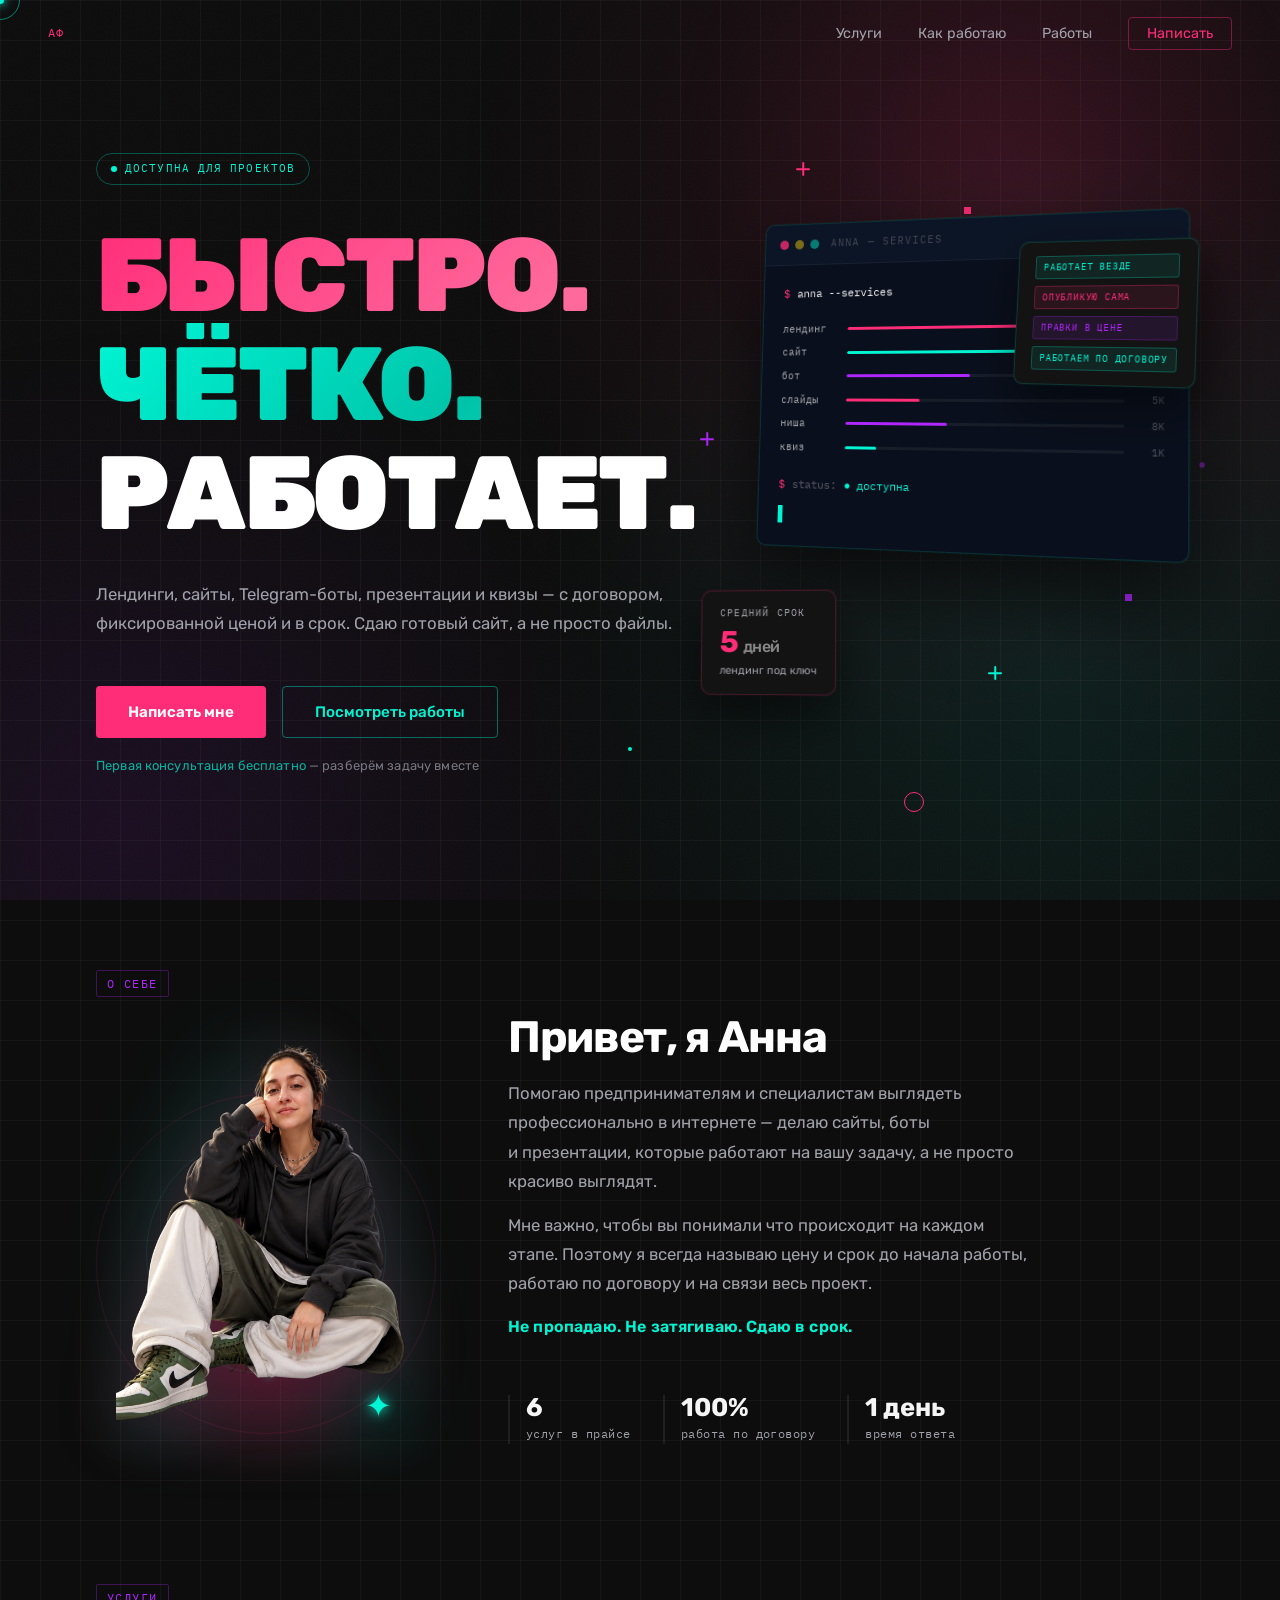
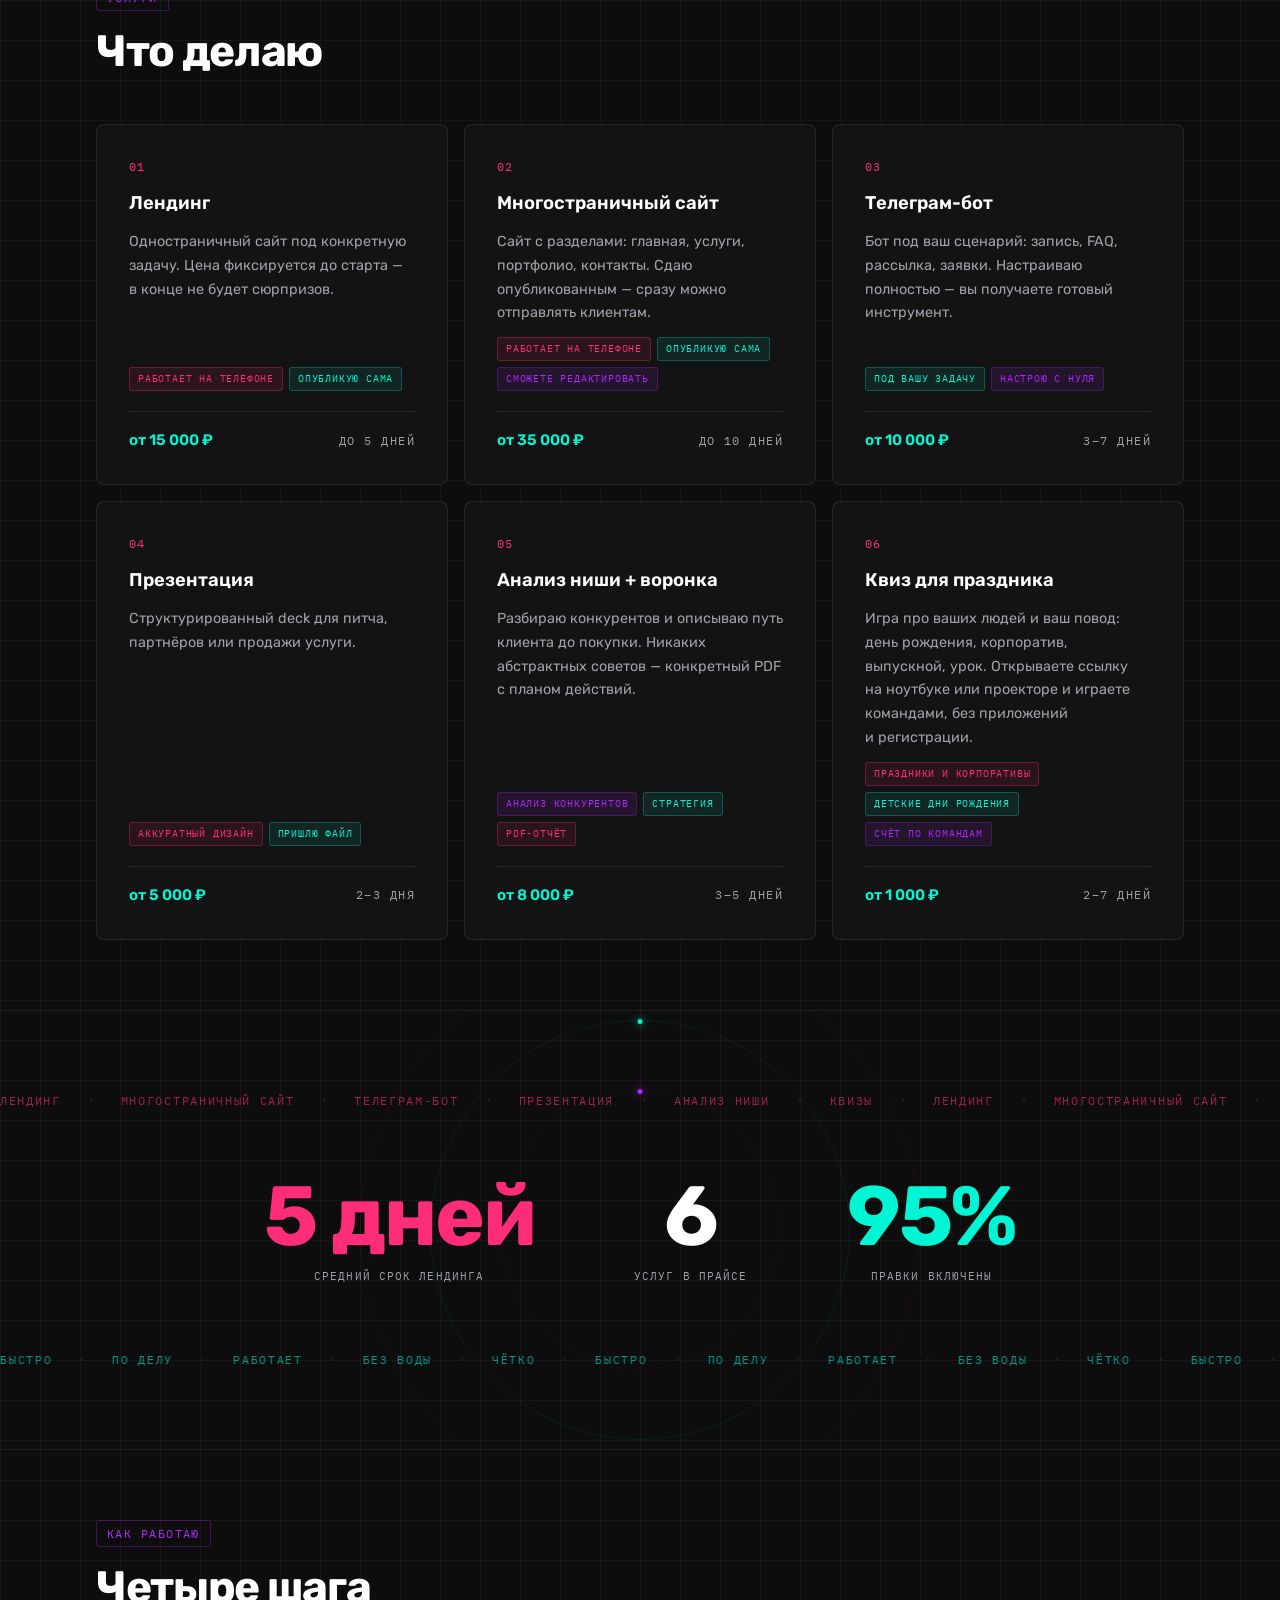
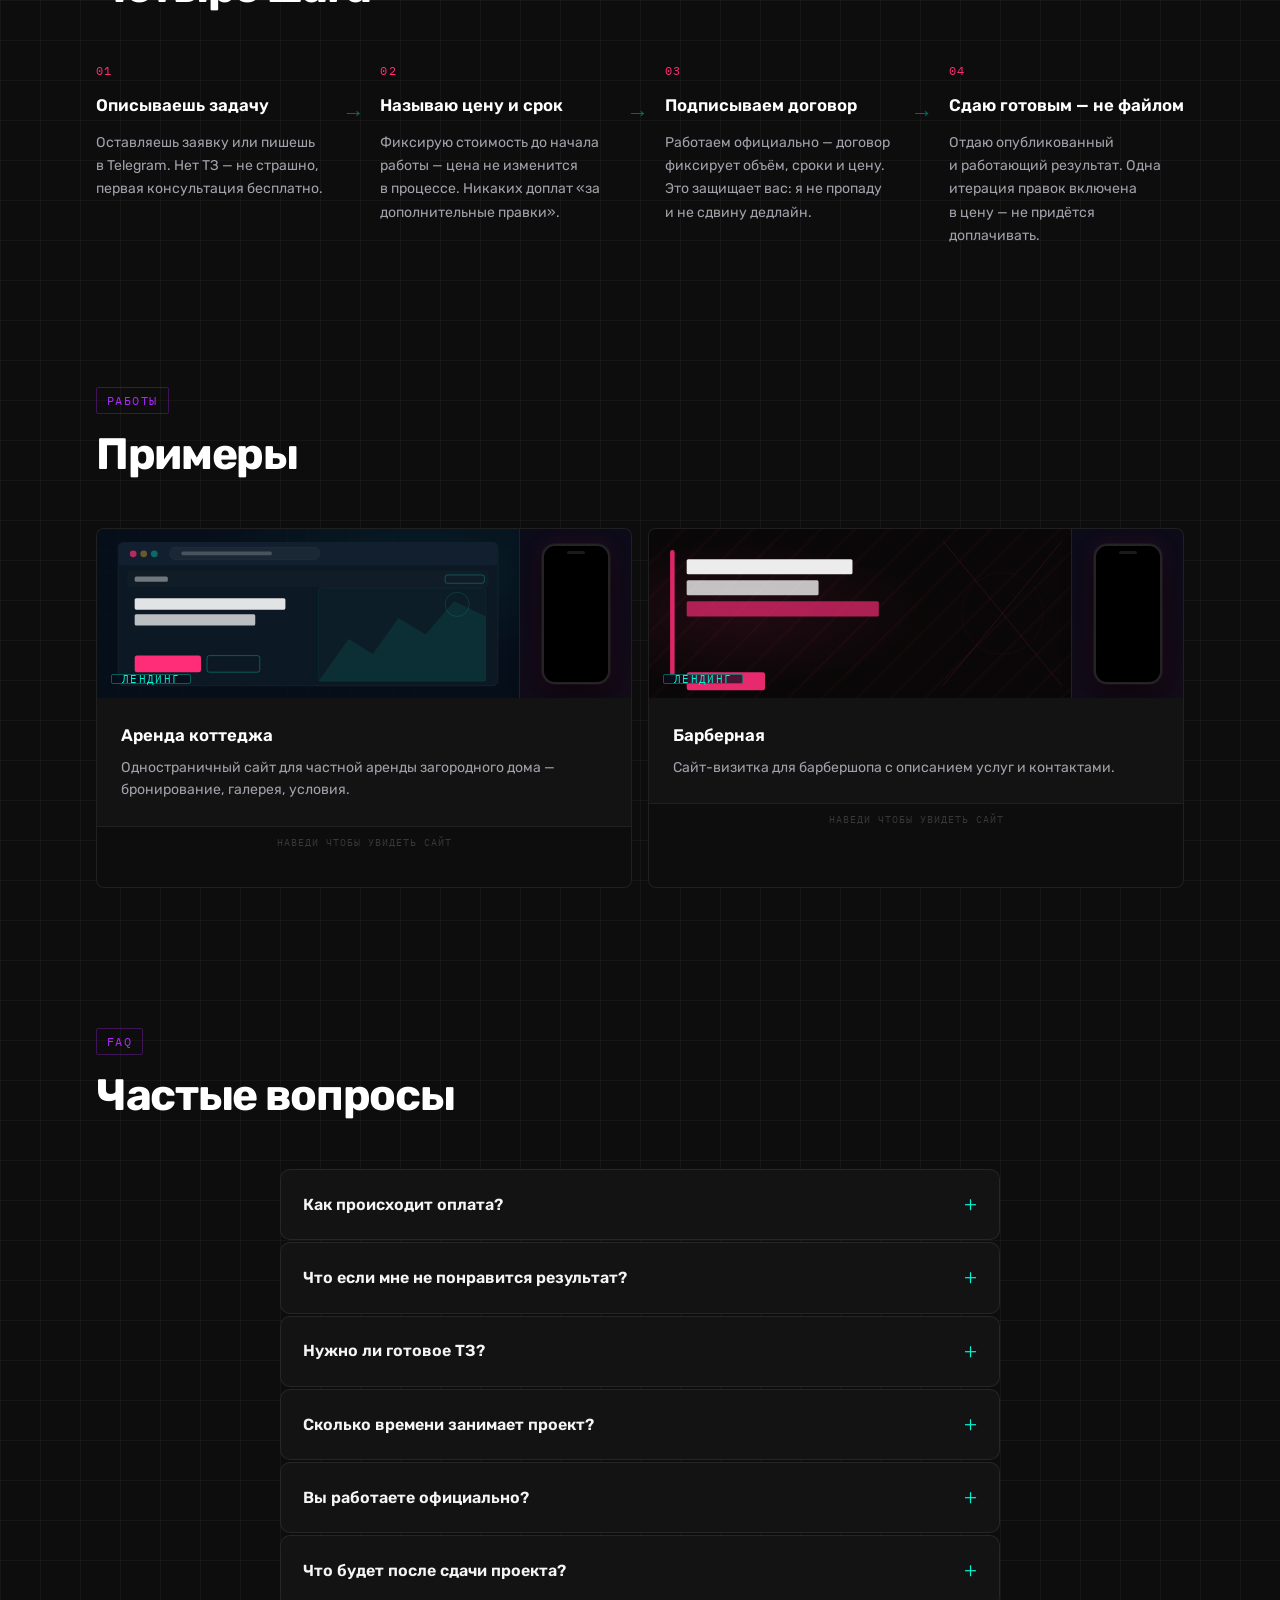
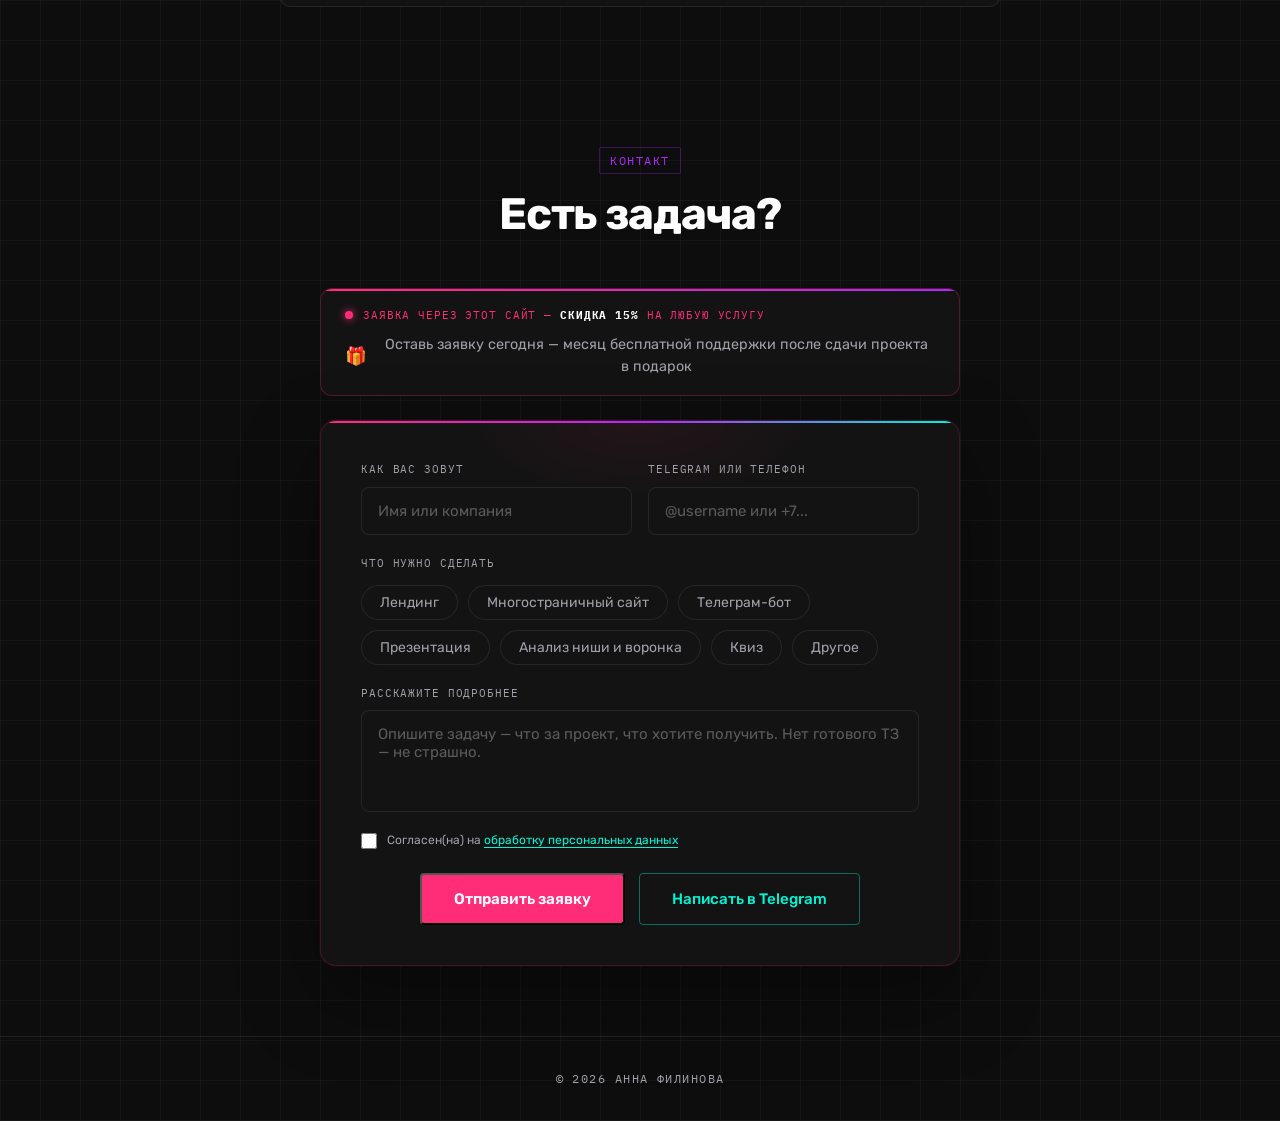
<file: index.html>
<!DOCTYPE html>
<html lang="ru">
<head>
  <meta charset="UTF-8">
  <meta name="viewport" content="width=device-width, initial-scale=1.0">
  <title>Анна Филинова — лендинги, сайты, боты, квизы</title>
  <link rel="preconnect" href="https://fonts.googleapis.com">
  <link rel="preconnect" href="https://fonts.gstatic.com" crossorigin>
  <link href="https://fonts.googleapis.com/css2?family=Rubik:wght@400;500;600;700;800;900&family=IBM+Plex+Mono:wght@400;500&display=swap" rel="stylesheet">
  <link rel="icon" type="image/svg+xml" href="favicon.svg">
  <link rel="stylesheet" href="style.css">
</head>
<body>

  <!-- LAYER 3: AMBIENT GLOWS -->
  <div class="glow-layer" aria-hidden="true">
    <div class="glow glow--1"></div>
    <div class="glow glow--2"></div>
    <div class="glow glow--3"></div>
  </div>

  <!-- NAV -->
  <nav class="nav" id="nav">
    <span class="nav-logo mono">АФ</span>
    <ul class="nav-links">
      <li><a href="#services">Услуги</a></li>
      <li><a href="#process">Как работаю</a></li>
      <li><a href="#works">Работы</a></li>
      <li><a href="#contact" class="nav-cta">Написать</a></li>
    </ul>
    <button class="nav-burger" id="navBurger" aria-label="Меню" aria-expanded="false">
      <span></span><span></span><span></span>
    </button>
  </nav>
  <div class="nav-mobile" id="navMobile" aria-hidden="true">
    <a href="#services" class="nav-mobile-link">Услуги</a>
    <a href="#process" class="nav-mobile-link">Как работаю</a>
    <a href="#works" class="nav-mobile-link">Работы</a>
    <a href="#contact" class="nav-mobile-link nav-mobile-cta">Написать</a>
  </div>

  <!-- SCROLL PROGRESS -->
  <div class="scroll-progress" id="scrollProgress"></div>

  <!-- BACK TO TOP -->
  <button class="back-top" id="backTop" aria-label="Наверх">↑</button>

  <!-- HERO -->
  <section class="hero">

    <div class="hero-glow" aria-hidden="true"></div>

    <!-- LAYER 5: FLOATING PARTICLES -->
    <div class="particles" aria-hidden="true">
      <i class="p p-cross p-pink"    style="top:18%;left:63%;--dur:9s;--delay:0s"></i>
      <i class="p p-cross p-cyan"    style="top:74%;left:79%;--dur:12s;--delay:-4s"></i>
      <i class="p p-cross p-purple"  style="top:48%;left:55%;--dur:15s;--delay:-9s"></i>
      <i class="p p-dot   p-pink"    style="top:31%;right:13%;--dur:7s;--delay:-2s"></i>
      <i class="p p-dot   p-purple"  style="top:57%;left:61%;--dur:10s;--delay:-6s"></i>
      <i class="p p-dot   p-cyan"    style="top:83%;left:49%;--dur:8s;--delay:-1s"></i>
      <i class="p p-diamond p-pink"  style="top:23%;left:77%;--dur:11s;--delay:-3s"></i>
      <i class="p p-diamond p-purple" style="top:66%;right:9%;--dur:14s;--delay:-7s"></i>
      <i class="p p-ring  p-cyan"    style="top:43%;left:69%;--dur:13s;--delay:-5s"></i>
      <i class="p p-ring  p-pink"    style="top:88%;left:72%;--dur:16s;--delay:-11s"></i>
    </div>

    <!-- LEFT: text -->
    <div class="hero-content">
      <div class="availability">
        <span class="dot"></span>
        <span>доступна для проектов</span>
      </div>

      <h1>
        <span class="h1-pink">БЫСТРО.</span><br>
        <span class="h1-cyan">ЧЁТКО.</span><br>
        РАБОТАЕТ.
      </h1>

      <p class="hero-sub">
        Лендинги, сайты, Telegram-боты, презентации и&nbsp;квизы — с&nbsp;договором, фиксированной ценой и&nbsp;в&nbsp;срок.
        <span style="white-space:nowrap">Сдаю готовый сайт, а&nbsp;не просто файлы.</span>
      </p>

      <div class="hero-cta">
        <a href="#contact" class="btn-primary">Написать мне</a>
        <a href="#works" class="btn-secondary">Посмотреть работы</a>
      </div>
      <p class="hero-note"><span class="hero-highlight">Первая консультация бесплатно</span> — разберём задачу вместе</p>
    </div>

    <!-- RIGHT: 3D visual composition -->
    <div class="hero-visual" aria-hidden="true">

      <!-- Background orbital rings -->
      <svg class="v-rings" viewBox="0 0 480 480" fill="none">
        <circle cx="240" cy="240" r="220" stroke="rgba(255,45,120,0.06)"  stroke-width="0.8" stroke-dasharray="6 5"/>
        <circle cx="240" cy="240" r="168" stroke="rgba(0,245,212,0.06)"   stroke-width="0.8" stroke-dasharray="3 9"/>
        <circle cx="240" cy="240" r="112" stroke="rgba(176,38,255,0.06)"  stroke-width="0.8"/>
        <circle cx="240" cy="240" r="4"   fill="rgba(255,45,120,0.5)"/>
        <circle cx="240" cy="20"  r="3"   fill="rgba(0,245,212,0.6)"/>
        <circle cx="460" cy="240" r="2.5" fill="rgba(176,38,255,0.5)"/>
      </svg>

      <!-- Main terminal -->
      <div class="v-terminal">
        <div class="v-terminal__bar">
          <span class="v-dot v-dot--pink"></span>
          <span class="v-dot v-dot--yellow"></span>
          <span class="v-dot v-dot--cyan"></span>
          <span class="v-terminal__title">anna — services</span>
        </div>
        <div class="v-terminal__body">
          <p class="v-line"><span class="v-prompt">$</span> anna --services</p>
          <div class="v-spacer"></div>
          <div class="v-row">
            <span class="v-name">лендинг</span>
            <div class="v-bar"><div class="v-fill v-fill--pink"   style="width:68%"></div></div>
            <span class="v-price">15K</span>
          </div>
          <div class="v-row">
            <span class="v-name">сайт</span>
            <div class="v-bar"><div class="v-fill v-fill--cyan"   style="width:100%"></div></div>
            <span class="v-price">35K</span>
          </div>
          <div class="v-row">
            <span class="v-name">бот</span>
            <div class="v-bar"><div class="v-fill v-fill--purple" style="width:46%"></div></div>
            <span class="v-price">10K</span>
          </div>
          <div class="v-row">
            <span class="v-name">слайды</span>
            <div class="v-bar"><div class="v-fill v-fill--pink"   style="width:28%"></div></div>
            <span class="v-price">5K</span>
          </div>
          <div class="v-row">
            <span class="v-name">ниша</span>
            <div class="v-bar"><div class="v-fill v-fill--purple" style="width:38%"></div></div>
            <span class="v-price">8K</span>
          </div>
          <div class="v-row">
            <span class="v-name">квиз</span>
            <div class="v-bar"><div class="v-fill v-fill--cyan"   style="width:12%"></div></div>
            <span class="v-price">1K</span>
          </div>
          <div class="v-spacer"></div>
          <p class="v-line">
            <span class="v-prompt">$</span>
            <span class="v-muted">status:</span>
            <span class="v-online">● доступна</span>
          </p>
          <p class="v-cursor">▋</p>
        </div>
      </div>

      <!-- Floating card: stat -->
      <div class="v-card v-card--stat">
        <div class="v-card__label">средний срок</div>
        <div class="v-card__value">5 <span>дней</span></div>
        <div class="v-card__sub">лендинг под ключ</div>
      </div>

      <!-- Floating card: chips -->
      <div class="v-card v-card--chips">
        <span class="chip chip--cyan">работает везде</span>
        <span class="chip chip--pink">опубликую сама</span>
        <span class="chip chip--purple">правки в цене</span>
        <span class="chip chip--cyan">работаем по договору</span>
      </div>

    </div>

  </section>

  <!-- ABOUT -->
  <section class="section section--about">
    <span class="label">О СЕБЕ</span>
    <div class="about-inner">

      <!-- Фото -->
      <div class="about-photo">
        <div class="about-photo__glow"></div>
        <img src="anna_hero.png" alt="Анна Филинова" class="about-photo__img">
        <div class="about-photo__ring about-photo__ring--1"></div>
        <div class="about-photo__ring about-photo__ring--2"></div>
        <div class="about-photo__star">✦</div>
      </div>

      <!-- Текст + статы -->
      <div class="about-right">
        <div class="about-text">
          <h2>Привет, я Анна</h2>
          <p>Помогаю предпринимателям и&nbsp;специалистам выглядеть профессионально в&nbsp;интернете — делаю сайты, боты и&nbsp;презентации, которые работают на&nbsp;вашу задачу, а&nbsp;не просто красиво выглядят.</p>
          <p>Мне важно, чтобы вы&nbsp;понимали что происходит на&nbsp;каждом этапе. Поэтому я&nbsp;всегда называю цену и&nbsp;срок до&nbsp;начала работы, работаю по&nbsp;договору и&nbsp;на связи весь проект.</p>
          <p class="about-tagline">Не&nbsp;пропадаю. Не&nbsp;затягиваю. Сдаю в&nbsp;срок.</p>
        </div>
        <div class="about-stats">
          <div class="about-stat">
            <span class="about-stat__num">6</span>
            <span class="about-stat__label">услуг в прайсе</span>
          </div>
          <div class="about-stat">
            <span class="about-stat__num">100%</span>
            <span class="about-stat__label">работа по договору</span>
          </div>
          <div class="about-stat">
            <span class="about-stat__num">1 день</span>
            <span class="about-stat__label">время ответа</span>
          </div>
        </div>
      </div>

    </div>
  </section>

  <!-- SERVICES -->
  <section id="services" class="section">
    <span class="label">УСЛУГИ</span>
    <h2>Что делаю</h2>
    <div class="services-grid">

      <article class="service-card">
        <div class="service-icon mono">01</div>
        <h3>Лендинг</h3>
        <p>Одностраничный сайт под конкретную задачу. Цена фиксируется до&nbsp;старта — в&nbsp;конце не&nbsp;будет сюрпризов.</p>
        <div class="service-chips">
          <span class="chip chip--pink">работает на телефоне</span>
          <span class="chip chip--cyan">опубликую сама</span>
        </div>
        <div class="service-footer">
          <span class="price">от 15 000 ₽</span>
          <span class="mono muted">до 5 дней</span>
        </div>
      </article>

      <article class="service-card">
        <div class="service-icon mono">02</div>
        <h3>Многостраничный сайт</h3>
        <p>Сайт с&nbsp;разделами: главная, услуги, портфолио, контакты. Сдаю опубликованным — сразу можно отправлять клиентам.</p>
        <div class="service-chips">
          <span class="chip chip--pink">работает на телефоне</span>
          <span class="chip chip--cyan">опубликую сама</span>
          <span class="chip chip--purple">сможете редактировать</span>
        </div>
        <div class="service-footer">
          <span class="price">от 35 000 ₽</span>
          <span class="mono muted">до 10 дней</span>
        </div>
      </article>

      <article class="service-card">
        <div class="service-icon mono">03</div>
        <h3>Телеграм-бот</h3>
        <p>Бот под ваш сценарий: запись, FAQ, рассылка, заявки. Настраиваю полностью — вы получаете готовый инструмент.</p>
        <div class="service-chips">
          <span class="chip chip--cyan">под вашу задачу</span>
          <span class="chip chip--purple">настрою с нуля</span>
        </div>
        <div class="service-footer">
          <span class="price">от 10 000 ₽</span>
          <span class="mono muted">3–7 дней</span>
        </div>
      </article>

      <article class="service-card">
        <div class="service-icon mono">04</div>
        <h3>Презентация</h3>
        <p>Структурированный deck для&nbsp;питча, партнёров или&nbsp;продажи услуги.</p>
        <div class="service-chips">
          <span class="chip chip--pink">аккуратный дизайн</span>
          <span class="chip chip--cyan">пришлю файл</span>
        </div>
        <div class="service-footer">
          <span class="price">от 5 000 ₽</span>
          <span class="mono muted">2–3 дня</span>
        </div>
      </article>

      <article class="service-card">
        <div class="service-icon mono">05</div>
        <h3>Анализ ниши + воронка</h3>
        <p>Разбираю конкурентов и&nbsp;описываю путь клиента до&nbsp;покупки. Никаких абстрактных советов — конкретный PDF с&nbsp;планом действий.</p>
        <div class="service-chips">
          <span class="chip chip--purple">анализ конкурентов</span>
          <span class="chip chip--cyan">стратегия</span>
          <span class="chip chip--pink">PDF-отчёт</span>
        </div>
        <div class="service-footer">
          <span class="price">от 8 000 ₽</span>
          <span class="mono muted">3–5 дней</span>
        </div>
      </article>

      <article class="service-card">
        <div class="service-icon mono">06</div>
        <h3>Квиз для праздника</h3>
        <p>Игра про ваших людей и&nbsp;ваш повод: день рождения, корпоратив, выпускной, урок. Открываете ссылку на&nbsp;ноутбуке или проекторе и&nbsp;играете командами, без приложений и&nbsp;регистрации.</p>
        <div class="service-chips">
          <span class="chip chip--pink">праздники и&nbsp;корпоративы</span>
          <span class="chip chip--cyan">детские дни рождения</span>
          <span class="chip chip--purple">счёт по&nbsp;командам</span>
        </div>
        <div class="service-footer">
          <span class="price">от 1 000 ₽</span>
          <span class="mono muted">2–7 дней</span>
        </div>
      </article>


    </div>
  </section>

  <!-- MOTION -->
  <section class="motion-section">

    <div class="orbit-bg" aria-hidden="true">
      <div class="orbit-ring"></div>
      <div class="orbit-ring"></div>
      <div class="orbit-ring"></div>
    </div>

    <div class="marquee-wrap">
      <div class="marquee-track">
        <span class="marquee-item">Лендинг</span><span class="marquee-sep">·</span>
        <span class="marquee-item">Многостраничный сайт</span><span class="marquee-sep">·</span>
        <span class="marquee-item">Телеграм-бот</span><span class="marquee-sep">·</span>
        <span class="marquee-item">Презентация</span><span class="marquee-sep">·</span>
        <span class="marquee-item">Анализ ниши</span><span class="marquee-sep">·</span>
        <span class="marquee-item">Квизы</span><span class="marquee-sep">·</span>
        <span class="marquee-item">Лендинг</span><span class="marquee-sep">·</span>
        <span class="marquee-item">Многостраничный сайт</span><span class="marquee-sep">·</span>
        <span class="marquee-item">Телеграм-бот</span><span class="marquee-sep">·</span>
        <span class="marquee-item">Презентация</span><span class="marquee-sep">·</span>
        <span class="marquee-item">Анализ ниши</span><span class="marquee-sep">·</span>
        <span class="marquee-item">Квизы</span><span class="marquee-sep">·</span>
      </div>
    </div>

    <div class="motion-stats">
      <div class="stat">
        <div class="stat-num" data-target="5" data-suffix=" дней">0</div>
        <div class="stat-label">средний срок лендинга</div>
      </div>
      <div class="stat">
        <div class="stat-num" data-target="6">0</div>
        <div class="stat-label">услуг в прайсе</div>
      </div>
      <div class="stat">
        <div class="stat-num" data-target="100" data-suffix="%">0</div>
        <div class="stat-label">правки включены</div>
      </div>
    </div>

    <div class="marquee-wrap">
      <div class="marquee-track marquee-track--reverse">
        <span class="marquee-item marquee-item--cyan">Быстро</span><span class="marquee-sep">·</span>
        <span class="marquee-item marquee-item--cyan">По делу</span><span class="marquee-sep">·</span>
        <span class="marquee-item marquee-item--cyan">Работает</span><span class="marquee-sep">·</span>
        <span class="marquee-item marquee-item--cyan">Без воды</span><span class="marquee-sep">·</span>
        <span class="marquee-item marquee-item--cyan">Чётко</span><span class="marquee-sep">·</span>
        <span class="marquee-item marquee-item--cyan">Быстро</span><span class="marquee-sep">·</span>
        <span class="marquee-item marquee-item--cyan">По делу</span><span class="marquee-sep">·</span>
        <span class="marquee-item marquee-item--cyan">Работает</span><span class="marquee-sep">·</span>
        <span class="marquee-item marquee-item--cyan">Без воды</span><span class="marquee-sep">·</span>
        <span class="marquee-item marquee-item--cyan">Чётко</span><span class="marquee-sep">·</span>
      </div>
    </div>

  </section>

  <!-- PROCESS -->
  <section id="process" class="section">
    <span class="label">КАК РАБОТАЮ</span>
    <h2>Четыре шага</h2>
    <div class="steps">

      <div class="step">
        <span class="step-num mono">01</span>
        <h3>Описываешь задачу</h3>
        <p>Оставляешь заявку или&nbsp;пишешь в&nbsp;Telegram. Нет ТЗ — не&nbsp;страшно, первая консультация бесплатно.</p>
      </div>

      <div class="step-divider" aria-hidden="true">→</div>

      <div class="step">
        <span class="step-num mono">02</span>
        <h3>Называю цену и срок</h3>
        <p>Фиксирую стоимость до&nbsp;начала работы — цена не&nbsp;изменится в&nbsp;процессе. Никаких доплат «за дополнительные правки».</p>
      </div>

      <div class="step-divider" aria-hidden="true">→</div>

      <div class="step">
        <span class="step-num mono">03</span>
        <h3>Подписываем договор</h3>
        <p>Работаем официально — договор фиксирует объём, сроки и&nbsp;цену. Это защищает вас: я&nbsp;не пропаду и&nbsp;не сдвину дедлайн.</p>
      </div>

      <div class="step-divider" aria-hidden="true">→</div>

      <div class="step">
        <span class="step-num mono">04</span>
        <h3 style="white-space:nowrap">Сдаю готовым — не файлом</h3>
        <p>Отдаю опубликованный и&nbsp;работающий результат. Одна итерация правок включена в&nbsp;цену — не&nbsp;придётся доплачивать.</p>
      </div>

    </div>
  </section>

  <!-- WORKS -->
  <section id="works" class="section">
    <span class="label">РАБОТЫ</span>
    <h2>Примеры</h2>
    <div class="works-grid">

      <!-- Flip card 1 -->
      <div class="work-card">
        <div class="work-card-inner">
          <div class="work-face work-face--front">
            <div class="work-preview">
              <svg class="work-svg" viewBox="0 0 560 224" fill="none" xmlns="http://www.w3.org/2000/svg">
                <rect width="560" height="224" fill="#060e1a"/>
                <defs>
                  <pattern id="cg" width="28" height="28" patternUnits="userSpaceOnUse">
                    <path d="M28 0H0V28" stroke="rgba(255,255,255,0.035)" stroke-width="0.5"/>
                  </pattern>
                  <radialGradient id="cglow" cx="75%" cy="25%" r="55%">
                    <stop offset="0%" stop-color="#00F5D4" stop-opacity="0.07"/>
                    <stop offset="100%" stop-color="#00F5D4" stop-opacity="0"/>
                  </radialGradient>
                </defs>
                <rect width="560" height="224" fill="url(#cg)"/>
                <rect width="560" height="224" fill="url(#cglow)"/>
                <rect x="28" y="18" width="504" height="190" rx="7" fill="#0c1823" stroke="rgba(255,255,255,0.09)" stroke-width="0.8"/>
                <rect x="28" y="18" width="504" height="30" rx="7" fill="#111f2e"/>
                <rect x="28" y="38" width="504" height="10" fill="#111f2e"/>
                <circle cx="48" cy="33" r="4.5" fill="rgba(255,45,120,0.7)"/>
                <circle cx="62" cy="33" r="4.5" fill="rgba(255,200,50,0.35)"/>
                <circle cx="76" cy="33" r="4.5" fill="rgba(0,245,212,0.35)"/>
                <rect x="96" y="24" width="200" height="17" rx="8" fill="rgba(255,255,255,0.04)" stroke="rgba(255,255,255,0.07)" stroke-width="0.5"/>
                <rect x="112" y="30" width="120" height="5" rx="2" fill="rgba(255,255,255,0.2)"/>
                <rect x="40" y="55" width="480" height="22" fill="rgba(255,255,255,0.015)"/>
                <rect x="50" y="63" width="44" height="7" rx="2" fill="rgba(255,255,255,0.4)"/>
                <rect x="462" y="61" width="52" height="11" rx="3" fill="none" stroke="rgba(0,245,212,0.45)" stroke-width="0.8"/>
                <rect x="50" y="92" width="200" height="15" rx="2" fill="rgba(255,255,255,0.88)"/>
                <rect x="50" y="113" width="160" height="15" rx="2" fill="rgba(255,255,255,0.72)"/>
                <rect x="50" y="168" width="88" height="22" rx="3" fill="#FF2D78"/>
                <rect x="146" y="168" width="70" height="22" rx="3" fill="none" stroke="rgba(0,245,212,0.5)" stroke-width="0.8"/>
                <rect x="294" y="78" width="222" height="124" rx="5" fill="rgba(0,245,212,0.025)" stroke="rgba(0,245,212,0.1)" stroke-width="0.8"/>
                <path d="M294 202 L334 146 L366 166 L400 118 L436 140 L474 96 L516 116 L516 202 Z" fill="rgba(0,245,212,0.08)"/>
                <circle cx="478" cy="100" r="16" fill="none" stroke="rgba(0,245,212,0.22)" stroke-width="0.8"/>
              </svg>
              <span class="work-tag">ЛЕНДИНГ</span>
              <div class="work-phone-wrap">
                <div class="work-phone-frame">
                  <iframe src="https://annavfilinova.github.io/tihaya-polyana/" class="work-phone-screen" loading="lazy" scrolling="no" tabindex="-1"></iframe>
                </div>
              </div>
            </div>
            <div class="work-info">
              <h3>Аренда коттеджа</h3>
              <p>Одностраничный сайт для&nbsp;частной аренды загородного дома — бронирование, галерея, условия.</p>
            </div>
            <div class="work-hint">наведи чтобы увидеть сайт</div>
            <a class="work-mobile-btn" href="https://annavfilinova.github.io/tihaya-polyana/" target="_blank" rel="noopener">Посмотреть сайт ↗</a>
          </div>
          <div class="work-face work-face--back">
            <div class="iframe-clip">
              <iframe src="https://annavfilinova.github.io/tihaya-polyana/" loading="lazy" scrolling="no" tabindex="-1"></iframe>
            </div>
            <a href="https://annavfilinova.github.io/tihaya-polyana/" class="work-open" target="_blank" rel="noopener">
              <span>Открыть сайт</span><span>↗</span>
            </a>
          </div>
        </div>
      </div>

      <!-- Flip card 2 -->
      <div class="work-card">
        <div class="work-card-inner">
          <div class="work-face work-face--front">
            <div class="work-preview">
              <svg class="work-svg" viewBox="0 0 560 224" fill="none" xmlns="http://www.w3.org/2000/svg">
                <rect width="560" height="224" fill="#090707"/>
                <defs>
                  <pattern id="bstripe" width="32" height="32" patternUnits="userSpaceOnUse" patternTransform="rotate(45)">
                    <rect width="3" height="32" fill="rgba(255,45,120,0.04)"/>
                  </pattern>
                  <radialGradient id="bglow" cx="22%" cy="50%" r="45%">
                    <stop offset="0%" stop-color="#FF2D78" stop-opacity="0.1"/>
                    <stop offset="100%" stop-color="#FF2D78" stop-opacity="0"/>
                  </radialGradient>
                </defs>
                <rect width="560" height="224" fill="url(#bstripe)"/>
                <rect width="560" height="224" fill="url(#bglow)"/>
                <line x1="390" y1="16" x2="548" y2="208" stroke="rgba(255,45,120,0.16)" stroke-width="1.2"/>
                <line x1="548" y1="16" x2="390" y2="208" stroke="rgba(255,45,120,0.16)" stroke-width="1.2"/>
                <circle cx="469" cy="112" r="54" fill="none" stroke="rgba(255,45,120,0.1)" stroke-width="0.8"/>
                <rect x="28" y="28" width="6" height="168" rx="3" fill="rgba(255,45,120,0.85)"/>
                <rect x="50" y="40" width="220" height="20" rx="2" fill="rgba(255,255,255,0.92)"/>
                <rect x="50" y="68" width="175" height="20" rx="2" fill="rgba(255,255,255,0.75)"/>
                <rect x="50" y="96" width="255" height="20" rx="2" fill="rgba(255,45,120,0.65)"/>
                <rect x="50" y="190" width="104" height="24" rx="3" fill="rgba(255,45,120,0.9)"/>
              </svg>
              <span class="work-tag">ЛЕНДИНГ</span>
              <div class="work-phone-wrap">
                <div class="work-phone-frame">
                  <iframe src="https://annavfilinova.github.io/shura/" class="work-phone-screen" loading="lazy" scrolling="no" tabindex="-1"></iframe>
                </div>
              </div>
            </div>
            <div class="work-info">
              <h3>Барберная</h3>
              <p>Сайт-визитка для барбершопа с описанием услуг и контактами.</p>
            </div>
            <div class="work-hint">наведи чтобы увидеть сайт</div>
            <a class="work-mobile-btn" href="https://annavfilinova.github.io/shura/" target="_blank" rel="noopener">Посмотреть сайт ↗</a>
          </div>
          <div class="work-face work-face--back">
            <div class="iframe-clip">
              <iframe src="https://annavfilinova.github.io/shura/" loading="lazy" scrolling="no" tabindex="-1"></iframe>
            </div>
            <a href="https://annavfilinova.github.io/shura/" class="work-open" target="_blank" rel="noopener">
              <span>Открыть сайт</span><span>↗</span>
            </a>
          </div>
        </div>
      </div>

    </div>
  </section>

  <!-- FAQ -->
  <section class="section section--faq">
    <span class="label">FAQ</span>
    <h2>Частые вопросы</h2>
    <div class="faq-list">

      <details class="faq-item">
        <summary class="faq-q">Как происходит оплата?</summary>
        <p class="faq-a">50% предоплата до&nbsp;начала работы, 50% после сдачи результата. Всё фиксируется в&nbsp;договоре — никаких устных договорённостей.</p>
      </details>

      <details class="faq-item">
        <summary class="faq-q">Что если мне не понравится результат?</summary>
        <p class="faq-a">Одна итерация правок включена в&nbsp;цену. Перед стартом мы&nbsp;фиксируем что именно нужно сделать — так разногласий почти не&nbsp;бывает. Если что-то пошло не&nbsp;так, разберёмся вместе.</p>
      </details>

      <details class="faq-item">
        <summary class="faq-q">Нужно ли готовое ТЗ?</summary>
        <p class="faq-a">Нет. Достаточно объяснить задачу своими словами — я&nbsp;помогу сформулировать что именно нужно и&nbsp;предложу решение. Первая консультация бесплатно.</p>
      </details>

      <details class="faq-item">
        <summary class="faq-q">Сколько времени занимает проект?</summary>
        <p class="faq-a">Зависит от&nbsp;задачи: лендинг — до 5 дней, многостраничный сайт — до 10 дней, Telegram-бот — 3–7 дней. Срок фиксируется в&nbsp;договоре и&nbsp;не сдвигается.</p>
      </details>

      <details class="faq-item">
        <summary class="faq-q">Вы работаете официально?</summary>
        <p class="faq-a">Да, работаю по&nbsp;договору. Это защищает вас: зафиксированы объём, цена и&nbsp;сроки. Никаких «я пропал» или&nbsp;«нужно доплатить».</p>
      </details>

      <details class="faq-item">
        <summary class="faq-q">Что будет после сдачи проекта?</summary>
        <p class="faq-a">Передаю все доступы, объясняю как&nbsp;пользоваться. Если возникнут вопросы по&nbsp;проекту — отвечу. Мелкие правки в&nbsp;течение недели после сдачи — бесплатно.</p>
      </details>

    </div>
  </section>

  <!-- CONTACT -->
  <section id="contact" class="section section--contact">
    <span class="label">КОНТАКТ</span>
    <h2>Есть задача?</h2>

    <div class="promo-block" data-reveal>
      <div class="promo-slots">
        <span class="promo-dot"></span>
        <span>Заявка через этот сайт — <strong>скидка 15%</strong> на&nbsp;любую услугу</span>
      </div>
      <div class="promo-bonus">
        <span class="promo-gift">🎁</span>
        <span>Оставь заявку сегодня — месяц бесплатной поддержки после сдачи проекта в&nbsp;подарок</span>
      </div>
    </div>

    <form class="contact-form" novalidate>
      <div class="form-row">
        <div class="form-field">
          <label for="cf-name">Как вас зовут</label>
          <input id="cf-name" name="Имя" type="text" placeholder="Имя или компания" required>
        </div>
        <div class="form-field">
          <label for="cf-contact">Telegram или телефон</label>
          <input id="cf-contact" name="Контакт" type="text" placeholder="@username или +7..." required>
        </div>
      </div>
      <div class="form-field">
        <label>Что нужно сделать</label>
        <div class="form-services" id="cf-services">
          <button type="button" class="svc-btn" data-value="Лендинг">Лендинг</button>
          <button type="button" class="svc-btn" data-value="Многостраничный сайт">Многостраничный сайт</button>
          <button type="button" class="svc-btn" data-value="Телеграм-бот">Телеграм-бот</button>
          <button type="button" class="svc-btn" data-value="Презентация">Презентация</button>
          <button type="button" class="svc-btn" data-value="Анализ ниши и воронка">Анализ ниши и воронка</button>
          <button type="button" class="svc-btn" data-value="Квиз">Квиз</button>
          <button type="button" class="svc-btn" data-value="Другое">Другое</button>
        </div>
        <input type="hidden" name="Услуга" id="cf-service-val">
      </div>
      <div class="form-field">
        <label for="cf-task">Расскажите подробнее</label>
        <textarea id="cf-task" name="Задача" placeholder="Опишите задачу — что за проект, что хотите получить. Нет готового ТЗ — не страшно." rows="4"></textarea>

      </div>
      <div class="form-consent">
        <input type="checkbox" id="cf-consent" required>
        <label for="cf-consent">Согласен(на) на <a href="privacy.html" target="_blank">обработку персональных данных</a></label>
      </div>
      <div class="form-footer">
        <button type="submit" class="btn-primary">Отправить заявку</button>
        <a href="https://t.me/AnnaFilinova" class="btn-secondary" target="_blank">Написать в Telegram</a>
      </div>
    </form>
  </section>

  <footer class="footer">
    <span class="mono muted">© 2026 Анна Филинова</span>
  </footer>

<script src="script.js"></script>
</body>
</html>
</file>
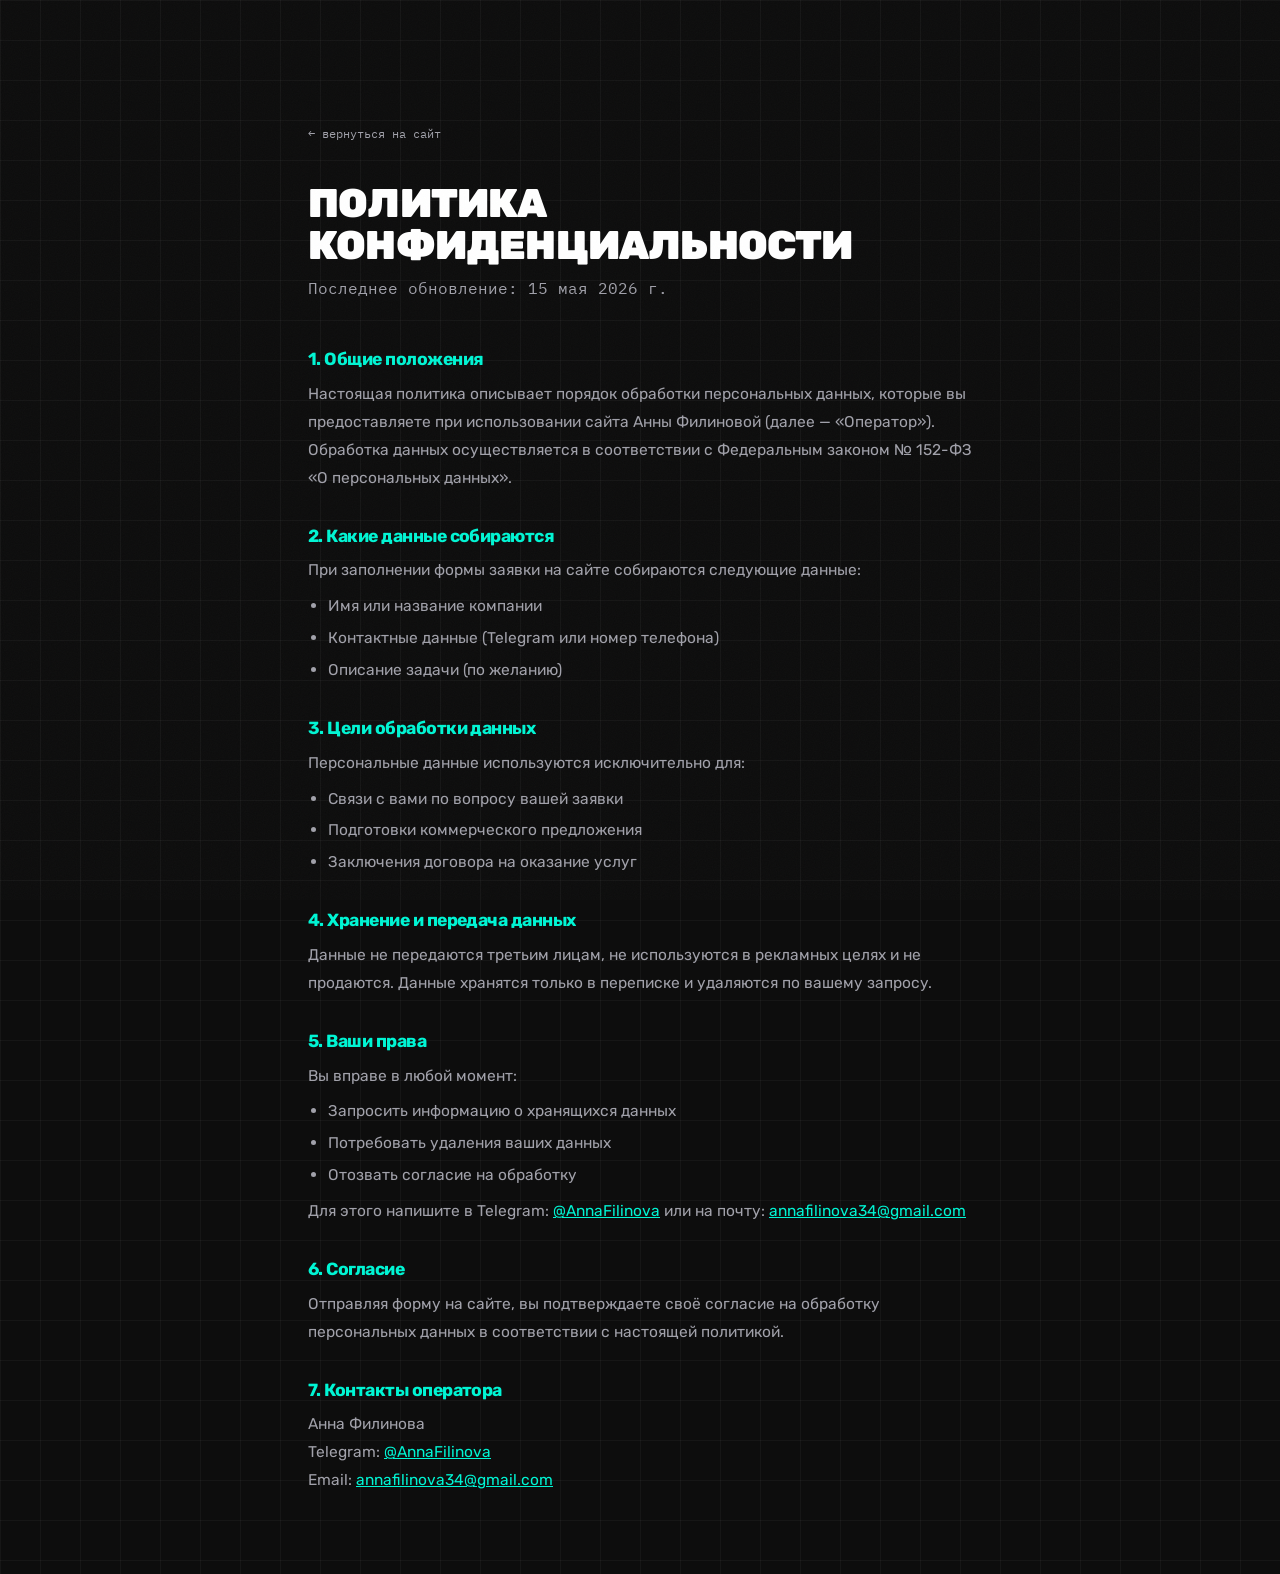
<file: privacy.html>
<!DOCTYPE html>
<html lang="ru">
<head>
  <meta charset="UTF-8">
  <meta name="viewport" content="width=device-width, initial-scale=1.0">
  <title>Политика конфиденциальности — Анна Филинова</title>
  <link rel="preconnect" href="https://fonts.googleapis.com">
  <link rel="preconnect" href="https://fonts.gstatic.com" crossorigin>
  <link href="https://fonts.googleapis.com/css2?family=Rubik:wght@400;500;600;700&family=IBM+Plex+Mono:wght@400;500&display=swap" rel="stylesheet">
  <link rel="stylesheet" href="style.css">
  <style>
    .privacy-wrap {
      max-width: 760px;
      margin: 0 auto;
      padding: 120px 48px 80px;
    }
    .privacy-wrap h1 {
      font-size: clamp(28px, 4vw, 40px);
      margin-bottom: 8px;
    }
    .privacy-date {
      font-family: var(--font-mono);
      font-size: 12px;
      color: var(--text-secondary);
      margin-bottom: 48px;
    }
    .privacy-wrap h2 {
      font-size: 1.1rem;
      margin: 36px 0 12px;
      color: var(--cyan);
    }
    .privacy-wrap p,
    .privacy-wrap li {
      color: var(--text-secondary);
      font-size: 0.97rem;
      line-height: 1.8;
    }
    .privacy-wrap ul {
      padding-left: 20px;
      margin: 8px 0;
    }
    .privacy-wrap li { margin-bottom: 4px; }
    .privacy-back {
      display: inline-flex;
      align-items: center;
      gap: 8px;
      font-family: var(--font-mono);
      font-size: 12px;
      color: var(--text-secondary);
      text-decoration: none;
      margin-bottom: 40px;
      transition: color 0.2s;
    }
    .privacy-back:hover { color: var(--cyan); }
  </style>
</head>
<body>

  <div class="privacy-wrap">

    <a href="index.html" class="privacy-back">← вернуться на сайт</a>

    <h1>Политика конфиденциальности</h1>
    <p class="privacy-date">Последнее обновление: 15 мая 2026 г.</p>

    <h2>1. Общие положения</h2>
    <p>Настоящая политика описывает порядок обработки персональных данных, которые вы предоставляете при использовании сайта Анны Филиновой (далее — «Оператор»). Обработка данных осуществляется в соответствии с Федеральным законом № 152-ФЗ «О персональных данных».</p>

    <h2>2. Какие данные собираются</h2>
    <p>При заполнении формы заявки на сайте собираются следующие данные:</p>
    <ul>
      <li>Имя или название компании</li>
      <li>Контактные данные (Telegram или номер телефона)</li>
      <li>Описание задачи (по желанию)</li>
    </ul>

    <h2>3. Цели обработки данных</h2>
    <p>Персональные данные используются исключительно для:</p>
    <ul>
      <li>Связи с вами по вопросу вашей заявки</li>
      <li>Подготовки коммерческого предложения</li>
      <li>Заключения договора на оказание услуг</li>
    </ul>

    <h2>4. Хранение и передача данных</h2>
    <p>Данные не передаются третьим лицам, не используются в рекламных целях и не продаются. Данные хранятся только в переписке и удаляются по вашему запросу.</p>

    <h2>5. Ваши права</h2>
    <p>Вы вправе в любой момент:</p>
    <ul>
      <li>Запросить информацию о хранящихся данных</li>
      <li>Потребовать удаления ваших данных</li>
      <li>Отозвать согласие на обработку</li>
    </ul>
    <p>Для этого напишите в Telegram: <a href="https://t.me/AnnaFilinova" style="color:var(--cyan)">@AnnaFilinova</a> или на почту: <a href="mailto:annafilinova34@gmail.com" style="color:var(--cyan)">annafilinova34@gmail.com</a></p>

    <h2>6. Согласие</h2>
    <p>Отправляя форму на сайте, вы подтверждаете своё согласие на обработку персональных данных в соответствии с настоящей политикой.</p>

    <h2>7. Контакты оператора</h2>
    <p>Анна Филинова<br>
    Telegram: <a href="https://t.me/AnnaFilinova" style="color:var(--cyan)">@AnnaFilinova</a><br>
    Email: <a href="mailto:annafilinova34@gmail.com" style="color:var(--cyan)">annafilinova34@gmail.com</a></p>

  </div>

</body>
</html>
</file>
<file: style.css>
/* ── FIXEL DISPLAY FONT ─────────────────────────────────── */
@font-face { font-family: 'Fixel'; src: url('fonts/FixelDisplay-Regular.woff2') format('woff2'); font-weight: 400; font-style: normal; font-display: swap; }
@font-face { font-family: 'Fixel'; src: url('fonts/FixelDisplay-Medium.woff2') format('woff2'); font-weight: 500; font-style: normal; font-display: swap; }
@font-face { font-family: 'Fixel'; src: url('fonts/FixelDisplay-SemiBold.woff2') format('woff2'); font-weight: 600; font-style: normal; font-display: swap; }
@font-face { font-family: 'Fixel'; src: url('fonts/FixelDisplay-Bold.woff2') format('woff2'); font-weight: 700; font-style: normal; font-display: swap; }
@font-face { font-family: 'Fixel'; src: url('fonts/FixelDisplay-ExtraBold.woff2') format('woff2'); font-weight: 800; font-style: normal; font-display: swap; }
@font-face { font-family: 'Fixel'; src: url('fonts/FixelDisplay-Black.woff2') format('woff2'); font-weight: 900; font-style: normal; font-display: swap; }

:root {
  --bg: #0D0D0D;
  --surface: #131313;
  --surface-2: #1A1A1A;
  --text: #F5F5F5;
  --text-secondary: #A1A1AA;
  --pink: #FF2D78;
  --cyan: #00F5D4;
  --purple: #B026FF;
  --border: rgba(255, 255, 255, .08);
  --glow-pink: 0 0 14px rgba(255, 45, 120, .35);
  --glow-cyan: 0 0 14px rgba(0, 245, 212, .25);
  --font-display: 'Rubik', sans-serif;
  --font-body:    'Rubik', -apple-system, BlinkMacSystemFont, sans-serif;
  --font-mono:    'IBM Plex Mono', 'Courier New', monospace;
  --font-main:    var(--font-body);
}

/* ═══════════════════════════════
   DEPTH LAYER SYSTEM
   L1  body bg          z 0
   L2  grid (body bg-image)
   L2  noise (body::before) z 1
   L3  ambient glows    z 2
   L4  content          z 10
   L5  particles        z 12  (within hero stacking context)
   nav                  z 100
═══════════════════════════════ */

*, *::before, *::after {
  margin: 0;
  padding: 0;
  box-sizing: border-box;
}

html {
  scroll-behavior: smooth;
}

body {
  background-color: var(--bg);
  background-image:
    linear-gradient(rgba(255, 255, 255, .04) 1px, transparent 1px),
    linear-gradient(90deg, rgba(255, 255, 255, .04) 1px, transparent 1px);
  background-size: 40px 40px;
  color: var(--text);
  font-family: var(--font-main);
  font-size: 16px;
  line-height: 1.6;
  -webkit-font-smoothing: antialiased;
  isolation: isolate;
}

/* LAYER 2 — noise grain */
body::before {
  content: '';
  position: fixed;
  inset: 0;
  z-index: 1;
  pointer-events: none;
  opacity: 0.028;
  background-image: url("data:image/svg+xml,%3Csvg xmlns='http://www.w3.org/2000/svg' width='200' height='200'%3E%3Cfilter id='n'%3E%3CfeTurbulence type='fractalNoise' baseFrequency='0.8' numOctaves='4' stitchTiles='stitch'/%3E%3C/filter%3E%3Crect width='200' height='200' filter='url(%23n)'/%3E%3C/svg%3E");
  background-repeat: repeat;
  background-size: 180px;
}

/* LAYER 3 — ambient glows */
.glow-layer {
  position: fixed;
  inset: 0;
  z-index: 2;
  pointer-events: none;
  overflow: hidden;
}

.glow {
  position: absolute;
  border-radius: 50%;
  animation: glow-breathe ease-in-out infinite;
}

/* Pink — верхний правый угол, перекрывает hero */
.glow--1 {
  width: 90vw; height: 90vw;
  background: radial-gradient(ellipse at center,
    rgba(255, 45, 120, .13) 0%,
    rgba(255, 45, 120, .05) 35%,
    transparent 70%);
  top: -30vw; right: -25vw;
  animation-duration: 11s;
  animation-delay: 0s;
}

/* Purple — центр-левый, между секциями */
.glow--2 {
  width: 80vw; height: 80vw;
  background: radial-gradient(ellipse at center,
    rgba(176, 38, 255, .09) 0%,
    rgba(176, 38, 255, .03) 40%,
    transparent 70%);
  top: 35vh; left: -30vw;
  animation-duration: 15s;
  animation-delay: -6s;
}

/* Cyan — нижний правый, подсвечивает contact */
.glow--3 {
  width: 85vw; height: 85vw;
  background: radial-gradient(ellipse at center,
    rgba(0, 245, 212, .08) 0%,
    rgba(0, 245, 212, .03) 40%,
    transparent 70%);
  bottom: -25vw; right: -25vw;
  animation-duration: 13s;
  animation-delay: -9s;
}

@keyframes glow-breathe {
  0%, 100% { opacity: .75; transform: scale(1); }
  50%       { opacity: 1;   transform: scale(1.05); }
}

/* LAYER 4 — content sits above glows */
.hero,
.section,
.motion-section,
.footer {
  position: relative;
  z-index: 10;
}

/* ── UTILITIES ── */

.mono {
  font-family: var(--font-mono);
  font-size: 12px;
  letter-spacing: .12em;
  text-transform: uppercase;
}

.muted {
  color: var(--text-secondary);
}

.label {
  display: inline-block;
  font-family: var(--font-mono);
  font-size: 12px;
  letter-spacing: .12em;
  text-transform: uppercase;
  color: var(--purple);
  border: 1px solid rgba(176, 38, 255, .3);
  padding: 3px 10px;
  border-radius: 2px;
  margin-bottom: 20px;
}

/* ── BUTTONS ── */

.btn-primary {
  display: inline-block;
  background: var(--pink);
  color: #fff;
  font-family: var(--font-main);
  font-weight: 600;
  font-size: 0.95rem;
  padding: 14px 32px;
  border-radius: 4px;
  text-decoration: none;
  transition: box-shadow 0.2s ease, transform 0.15s ease;
}

.btn-primary:hover {
  box-shadow: var(--glow-pink);
  transform: translateY(-1px);
}

.btn-secondary {
  display: inline-block;
  background: transparent;
  color: var(--cyan);
  font-family: var(--font-main);
  font-weight: 500;
  font-size: 0.95rem;
  padding: 13px 32px;
  border-radius: 4px;
  border: 1px solid rgba(0, 245, 212, .4);
  text-decoration: none;
  transition: border-color 0.2s ease, box-shadow 0.2s ease, transform 0.15s ease;
}

.btn-secondary:hover {
  border-color: var(--cyan);
  box-shadow: var(--glow-cyan);
  transform: translateY(-1px);
}

/* ── NAV ── */

.nav {
  position: fixed;
  top: 0;
  left: 0;
  right: 0;
  z-index: 100;
  display: flex;
  align-items: center;
  justify-content: space-between;
  padding: 20px 48px;
  transition: background 0.3s ease, border-bottom 0.3s ease;
}

.nav.scrolled {
  background: rgba(13, 13, 13, .9);
  backdrop-filter: blur(12px);
  -webkit-backdrop-filter: blur(12px);
  border-bottom: 1px solid var(--border);
}

.nav-logo {
  font-family: var(--font-mono);
  font-size: 12px;
  letter-spacing: .12em;
  text-transform: uppercase;
  color: var(--pink);
}

.nav-links {
  display: flex;
  align-items: center;
  gap: 36px;
  list-style: none;
}

.nav-links a {
  color: var(--text-secondary);
  text-decoration: none;
  font-size: 0.9rem;
  transition: color 0.2s ease;
}

.nav-links a:hover {
  color: var(--text);
}

.nav-cta {
  color: var(--pink) !important;
  border: 1px solid rgba(255, 45, 120, .4);
  padding: 7px 18px;
  border-radius: 4px;
  transition: border-color 0.2s ease, box-shadow 0.2s ease !important;
}

.nav-cta:hover {
  border-color: var(--pink) !important;
  box-shadow: var(--glow-pink);
}

/* ── HERO SPLIT ── */

.hero {
  position: relative;
  min-height: 100vh;
  display: grid;
  grid-template-columns: 1fr 1fr;
  align-items: center;
  column-gap: 48px;
  padding: 90px 56px 60px;
  max-width: 1200px;
  margin: 0 auto;
  overflow: visible;
  z-index: 10;
}

.hero-glow {
  position: absolute;
  top: -200px;
  right: -100px;
  width: 700px;
  height: 700px;
  background: radial-gradient(circle, rgba(255, 45, 120, .06) 0%, transparent 65%);
  pointer-events: none;
}

/* ── HERO VISUAL (right column) ── */

.hero-visual {
  position: relative;
  height: 500px;
}

.v-rings {
  position: absolute;
  inset: -40px;
  width: calc(100% + 80px);
  height: calc(100% + 80px);
  pointer-events: none;
  animation: rings-spin 40s linear infinite;
  z-index: 0;
}

@keyframes rings-spin {
  from { transform: rotate(0deg); }
  to   { transform: rotate(360deg); }
}

/* Terminal */
.v-terminal {
  position: relative;
  z-index: 2;
  background: #090f1c;
  border: 1px solid rgba(0, 245, 212, .14);
  border-radius: 10px;
  overflow: hidden;
  transform: perspective(1000px) rotateY(-14deg) rotateX(4deg);
  box-shadow:
    0 32px 80px rgba(0, 0, 0, .6),
    0 0 0 1px rgba(0, 245, 212, .05),
    inset 0 1px 0 rgba(255, 255, 255, .04);
  animation: terminal-float 7s ease-in-out infinite;
}

@keyframes terminal-float {
  0%, 100% { transform: perspective(1000px) rotateY(-14deg) rotateX(4deg) translateY(0px); }
  50%       { transform: perspective(1000px) rotateY(-14deg) rotateX(4deg) translateY(-10px); }
}

.v-terminal__bar {
  display: flex;
  align-items: center;
  gap: 7px;
  padding: 12px 16px;
  background: #0c1525;
  border-bottom: 1px solid rgba(255, 255, 255, .05);
}

.v-dot {
  width: 10px; height: 10px;
  border-radius: 50%;
  flex-shrink: 0;
}
.v-dot--pink   { background: var(--pink);   opacity: .75; }
.v-dot--yellow { background: #ffd60a;       opacity: .45; }
.v-dot--cyan   { background: var(--cyan);   opacity: .45; }

.v-terminal__title {
  margin-left: 6px;
  font-family: var(--font-mono);
  font-size: 11px;
  letter-spacing: .1em;
  color: rgba(255, 255, 255, .22);
  text-transform: uppercase;
}

.v-terminal__body {
  padding: 20px 22px 22px;
  display: flex;
  flex-direction: column;
  gap: 7px;
}

.v-line {
  font-family: var(--font-mono);
  font-size: 12px;
  display: flex;
  align-items: center;
  gap: 8px;
}
.v-prompt { color: var(--pink); }
.v-muted  { color: rgba(255, 255, 255, .3); }
.v-online { color: var(--cyan); }

.v-spacer { height: 6px; }

.v-row {
  display: flex;
  align-items: center;
  gap: 10px;
  font-family: var(--font-mono);
  font-size: 11px;
}

.v-name {
  width: 62px;
  flex-shrink: 0;
  color: rgba(255, 255, 255, .65);
}

.v-bar {
  flex: 1;
  height: 3px;
  background: rgba(255, 255, 255, .06);
  border-radius: 2px;
  overflow: hidden;
}

.v-fill        { height: 100%; border-radius: 2px; }
.v-fill--pink  { background: var(--pink); }
.v-fill--cyan  { background: var(--cyan); }
.v-fill--purple{ background: var(--purple); }

.v-price {
  width: 28px;
  text-align: right;
  color: rgba(255, 255, 255, .28);
  font-size: 10px;
  flex-shrink: 0;
}

.v-cursor {
  color: var(--cyan);
  font-family: var(--font-mono);
  font-size: 14px;
  margin-top: 2px;
  animation: cursor-blink 1.2s step-end infinite;
}
@keyframes cursor-blink {
  0%, 100% { opacity: 1; }
  50%       { opacity: 0; }
}

/* Floating cards */
.v-card {
  position: absolute;
  background: var(--surface);
  border: 1px solid var(--border);
  border-radius: 10px;
  padding: 14px 18px;
  z-index: 3;
}

.v-card--stat {
  bottom: 20px;
  left: -44px;
  transform: perspective(1000px) rotateY(-8deg) rotateX(3deg);
  border-color: rgba(255, 45, 120, .2);
  box-shadow: 0 20px 50px rgba(0,0,0,.5), 0 0 0 1px rgba(255,45,120,.07);
  animation: card-float-1 9s ease-in-out infinite;
  animation-delay: -2s;
}

@keyframes card-float-1 {
  0%, 100% { transform: perspective(1000px) rotateY(-8deg) rotateX(3deg) translateY(0); }
  50%       { transform: perspective(1000px) rotateY(-8deg) rotateX(3deg) translateY(-8px); }
}

.v-card--chips {
  top: 24px;
  right: -16px;
  transform: perspective(1000px) rotateY(-20deg) rotateX(7deg);
  border-color: rgba(0, 245, 212, .15);
  box-shadow: 0 20px 50px rgba(0,0,0,.5), 0 0 0 1px rgba(0,245,212,.06);
  display: flex;
  flex-direction: column;
  gap: 7px;
  animation: card-float-2 11s ease-in-out infinite;
  animation-delay: -5s;
}

@keyframes card-float-2 {
  0%, 100% { transform: perspective(1000px) rotateY(-20deg) rotateX(7deg) translateY(0); }
  50%       { transform: perspective(1000px) rotateY(-20deg) rotateX(7deg) translateY(-12px); }
}

.v-card__label {
  font-family: var(--font-mono);
  font-size: 10px;
  letter-spacing: .12em;
  text-transform: uppercase;
  color: var(--text-secondary);
  margin-bottom: 6px;
}

.v-card__value {
  font-family: var(--font-display);
  font-size: 30px;
  font-weight: 700;
  letter-spacing: -0.02em;
  color: var(--pink);
  line-height: 1;
}

.v-card__value span {
  font-size: 16px;
  font-weight: 500;
  color: rgba(255, 255, 255, .5);
}

.v-card__sub {
  font-size: 11px;
  color: var(--text-secondary);
  margin-top: 5px;
}

/* LAYER 5 — floating particles */
.particles {
  position: absolute;
  inset: 0;
  pointer-events: none;
  z-index: 2;
  overflow: hidden;
}

.p {
  position: absolute;
  display: block;
  animation: p-float var(--dur, 10s) var(--delay, 0s) ease-in-out infinite;
}

@keyframes p-float {
  0%         { opacity: 0;    transform: translateY(10px); }
  20%, 80%   { opacity: .45; }
  100%       { opacity: 0;    transform: translateY(-14px); }
}

@keyframes p-float-rot {
  0%         { opacity: 0;    transform: translateY(10px) rotate(45deg); }
  20%, 80%   { opacity: .4; }
  100%       { opacity: 0;    transform: translateY(-14px) rotate(90deg); }
}

.p-cross { width: 14px; height: 14px; }
.p-cross::before,
.p-cross::after {
  content: '';
  position: absolute;
  background: currentColor;
  border-radius: 1px;
}
.p-cross::before { width: 100%; height: 1.5px; top: 50%; left: 0; transform: translateY(-50%); }
.p-cross::after  { width: 1.5px; height: 100%; left: 50%; top: 0; transform: translateX(-50%); }

.p-dot    { width: 4px; height: 4px; background: currentColor; border-radius: 50%; }

.p-diamond {
  width: 7px; height: 7px;
  background: currentColor;
  animation-name: p-float-rot;
}

.p-ring {
  width: 20px; height: 20px;
  border: 1px solid currentColor;
  border-radius: 50%;
  background: transparent;
}

.p-pink   { color: var(--pink); }
.p-cyan   { color: var(--cyan); }
.p-purple { color: var(--purple); }

/* LAYER 4 text — above particles */
.hero-content {
  position: relative;
  z-index: 3;
  max-width: 680px;
}

/* availability badge */
.availability {
  display: inline-flex;
  align-items: center;
  gap: 8px;
  margin-bottom: 36px;
  color: var(--cyan);
  font-family: var(--font-mono);
  font-size: 11px;
  letter-spacing: .1em;
  text-transform: uppercase;
  border: 1px solid rgba(0, 245, 212, .3);
  border-radius: 20px;
  padding: 6px 14px;
}

.dot {
  width: 6px;
  height: 6px;
  border-radius: 50%;
  background: var(--cyan);
  flex-shrink: 0;
  animation: pulse 3s ease-in-out infinite;
}

@keyframes pulse {
  0%, 100% { transform: scale(1); opacity: .7; }
  50%       { transform: scale(1.12); opacity: 1; }
}

h1 {
  font-family: var(--font-display);
  font-size: clamp(52px, 9vw, 104px);
  font-weight: 900;
  line-height: 1.05;
  letter-spacing: -0.02em;
  text-transform: uppercase;
  color: #fff;
  margin-bottom: 32px;
}

.h1-pink { color: var(--pink); }
.h1-cyan { color: var(--cyan); }

.hero-highlight {
  color: var(--cyan);
  position: relative;
  animation: highlight-pulse 2.8s ease-in-out infinite;
}

@keyframes highlight-pulse {
  0%, 100% { color: var(--cyan); text-shadow: 0 0 0px transparent; }
  50%       { color: #fff; text-shadow: 0 0 18px rgba(0, 245, 212, 0.7); }
}

.hero-note {
  margin-top: 18px;
  font-size: 13px;
  color: var(--text-secondary);
  opacity: 0.7;
  letter-spacing: 0.01em;
}

.hero-sub {
  font-size: 1.05rem;
  color: var(--text-secondary);
  line-height: 1.7;
  margin-bottom: 48px;
}

.hero-cta {
  display: flex;
  gap: 16px;
  flex-wrap: wrap;
}

/* ── SECTIONS ── */

.section {
  max-width: 1200px;
  margin: 0 auto;
  padding: 70px 56px;
}

h2 {
  font-family: var(--font-display);
  font-size: clamp(28px, 4vw, 44px);
  font-weight: 700;
  letter-spacing: -0.03em;
  line-height: .95;
  margin-bottom: 52px;
  color: #fff;
}

/* ── SERVICES ── */

.services-grid {
  display: grid;
  grid-template-columns: repeat(6, 1fr);
  gap: 16px;
}

.service-card {
  grid-column: span 2;
}

.service-card {
  background: var(--surface);
  border: 1px solid var(--border);
  border-radius: 8px;
  padding: 32px;
  display: flex;
  flex-direction: column;
  gap: 12px;
  transition: border-color 0.25s ease, transform 0.2s ease;
}

.service-card:hover {
  border-color: rgba(255, 45, 120, .3);
  transform: translateY(-2px);
}

.service-card--wide {
  grid-column: span 3;
}

.service-icon {
  color: var(--pink);
  font-family: var(--font-mono);
  font-size: 12px;
  letter-spacing: .12em;
}

.service-card h3 {
  font-family: var(--font-display);
  font-size: 1.15rem;
  font-weight: 600;
  color: #fff;
}

.service-card p {
  font-size: 0.9rem;
  color: var(--text-secondary);
  line-height: 1.65;
  flex: 1;
}

.service-chips {
  display: flex;
  gap: 6px;
  flex-wrap: wrap;
}

.chip {
  font-family: var(--font-mono);
  font-size: 10px;
  letter-spacing: .08em;
  text-transform: uppercase;
  padding: 3px 8px;
  border-radius: 3px;
  border: 1px solid;
}

.chip--pink {
  color: var(--pink);
  background: rgba(255, 45, 120, .1);
  border-color: rgba(255, 45, 120, .3);
}

.chip--cyan {
  color: var(--cyan);
  background: rgba(0, 245, 212, .08);
  border-color: rgba(0, 245, 212, .25);
}

.chip--purple {
  color: var(--purple);
  background: rgba(176, 38, 255, .1);
  border-color: rgba(176, 38, 255, .25);
}

.service-footer {
  display: flex;
  align-items: center;
  justify-content: space-between;
  margin-top: 8px;
  padding-top: 16px;
  border-top: 1px solid var(--border);
}

.price {
  font-weight: 600;
  font-size: 0.95rem;
  color: var(--cyan);
}

/* ── MOTION SECTION ── */

.motion-section {
  position: relative;
  padding: 80px 0;
  overflow: hidden;
  border-top: 1px solid var(--border);
  border-bottom: 1px solid var(--border);
}

/* orbit background */
.orbit-bg {
  position: absolute;
  top: 50%;
  left: 50%;
  transform: translate(-50%, -50%);
  width: 560px;
  height: 560px;
  pointer-events: none;
}

.orbit-ring {
  position: absolute;
  inset: 0;
  border-radius: 50%;
  border: 1px solid rgba(255, 45, 120, .07);
  animation: orbit-spin 24s linear infinite;
}

.orbit-ring::after {
  content: '';
  position: absolute;
  width: 5px;
  height: 5px;
  border-radius: 50%;
  background: var(--pink);
  top: -2.5px;
  left: 50%;
  transform: translateX(-50%);
  box-shadow: 0 0 10px var(--pink);
}

.orbit-ring:nth-child(2) {
  inset: 70px;
  border-color: rgba(0, 245, 212, .07);
  animation: orbit-spin 36s linear infinite reverse;
}

.orbit-ring:nth-child(2)::after {
  background: var(--cyan);
  box-shadow: 0 0 10px var(--cyan);
}

.orbit-ring:nth-child(3) {
  inset: 140px;
  border-color: rgba(176, 38, 255, .07);
  animation: orbit-spin 18s linear infinite;
}

.orbit-ring:nth-child(3)::after {
  background: var(--purple);
  box-shadow: 0 0 10px var(--purple);
}

@keyframes orbit-spin {
  from { transform: rotate(0deg); }
  to   { transform: rotate(360deg); }
}

/* marquee */
.marquee-wrap {
  overflow: hidden;
  width: 100%;
}

.marquee-track {
  display: flex;
  align-items: center;
  gap: 0;
  white-space: nowrap;
  width: max-content;
  animation: marquee-left 20s linear infinite;
  will-change: transform;
}

.marquee-track--reverse {
  animation: marquee-right 26s linear infinite;
}

@keyframes marquee-left {
  from { transform: translateX(0); }
  to   { transform: translateX(var(--mq-half, -50%)); }
}

@keyframes marquee-right {
  from { transform: translateX(var(--mq-half, -50%)); }
  to   { transform: translateX(0); }
}

.marquee-item {
  font-family: var(--font-mono);
  font-size: 12px;
  letter-spacing: .14em;
  margin-right: 28px;
  text-transform: uppercase;
  color: var(--pink);
  opacity: .6;
  flex-shrink: 0;
}

.marquee-item--cyan {
  color: var(--cyan);
}

.marquee-sep {
  color: var(--border);
  flex-shrink: 0;
  font-size: 12px;
  margin-right: 28px;
}

/* stats */
.motion-stats {
  position: relative;
  z-index: 1;
  display: flex;
  justify-content: center;
  gap: 100px;
  padding: 64px 48px;
  text-align: center;
}

.stat {
  display: flex;
  flex-direction: column;
  align-items: center;
  gap: 10px;
}

.stat-num {
  font-family: var(--font-display);
  font-size: clamp(52px, 8vw, 84px);
  font-weight: 700;
  line-height: 1;
  letter-spacing: -0.03em;
  color: #fff;
  transition: color 0.3s ease;
}

.stat:nth-child(1) .stat-num { color: var(--pink); }
.stat:nth-child(2) .stat-num { color: #fff; }
.stat:nth-child(3) .stat-num { color: var(--cyan); }

.stat-label {
  font-family: var(--font-mono);
  font-size: 11px;
  letter-spacing: .1em;
  text-transform: uppercase;
  color: var(--text-secondary);
}

@media (max-width: 600px) {
  .motion-stats { gap: 40px; padding: 48px 24px; }
}

/* ── PROCESS ── */

.steps {
  display: flex;
  align-items: flex-start;
  gap: 16px;
}

.step {
  flex: 1;
  display: flex;
  flex-direction: column;
  gap: 12px;
}

.step-num {
  color: var(--pink);
  font-family: var(--font-mono);
  font-size: 12px;
  letter-spacing: .12em;
}

.step h3 {
  font-family: var(--font-display);
  font-size: 1.05rem;
  font-weight: 600;
  color: #fff;
}

.step p {
  font-size: 0.88rem;
  color: var(--text-secondary);
  line-height: 1.65;
}

.step-divider {
  color: var(--cyan);
  font-size: 1.4rem;
  padding-top: 34px;
  flex-shrink: 0;
  opacity: 0.4;
}

/* ── WORKS ── */

.works-grid {
  display: grid;
  grid-template-columns: repeat(2, 1fr);
  gap: 16px;
}

.work-card {
  height: 360px;
  perspective: 1400px;
  cursor: pointer;
}

.work-card-inner {
  position: relative;
  width: 100%;
  height: 100%;
  transform-style: preserve-3d;
  transition: transform 0.75s cubic-bezier(0.4, 0, 0.2, 1);
}

.work-card:hover .work-card-inner {
  transform: rotateY(180deg);
}

/* front & back share the same space */
.work-face {
  position: absolute;
  inset: 0;
  border-radius: 8px;
  overflow: hidden;
  backface-visibility: hidden;
  -webkit-backface-visibility: hidden;
  border: 1px solid var(--border);
  display: flex;
  flex-direction: column;
}

.work-face--front {
  background: var(--bg);
}

.work-face--back {
  transform: rotateY(180deg);
  background: #05080f;
  border-color: rgba(0, 245, 212, .2);
  display: flex;
  flex-direction: column;
}

/* hint text on front */
.work-hint {
  padding: 8px 20px 10px;
  font-family: var(--font-mono);
  font-size: 10px;
  letter-spacing: .1em;
  text-transform: uppercase;
  color: rgba(255,255,255,.18);
  text-align: center;
  border-top: 1px solid var(--border);
}

/* iframe container */
.iframe-clip {
  flex: 1;
  overflow: hidden;
  position: relative;
}

.iframe-clip iframe {
  border: none;
  width: 1200px;
  height: 2800px;
  transform-origin: 0 0;
  transform: scale(0.44);
  pointer-events: none;
  display: block;
  animation: site-scroll 16s ease-in-out infinite;
  animation-play-state: paused;
}

.work-card:hover .iframe-clip iframe {
  animation-play-state: running;
}

@keyframes site-scroll {
  0%,  8%  { transform: scale(0.44) translateY(0); }
  88%, 100% { transform: scale(0.44) translateY(-2000px); }
}

/* open link on back */
.work-open {
  display: flex;
  align-items: center;
  justify-content: space-between;
  padding: 12px 20px;
  background: rgba(0, 245, 212, .06);
  border-top: 1px solid rgba(0, 245, 212, .15);
  color: var(--cyan);
  text-decoration: none;
  font-family: var(--font-mono);
  font-size: 11px;
  letter-spacing: .1em;
  text-transform: uppercase;
  flex-shrink: 0;
  transition: background 0.2s ease;
}

.work-open:hover {
  background: rgba(0, 245, 212, .12);
}

.work-preview {
  position: relative;
  overflow: hidden;
  line-height: 0;
  display: flex;
  align-items: stretch;
}

.work-phone-wrap {
  width: 112px;
  flex-shrink: 0;
  background: linear-gradient(160deg, #0c0c1a 0%, #140c1a 100%);
  display: flex;
  align-items: center;
  justify-content: center;
  border-left: 1px solid var(--border);
}

.work-phone-frame {
  width: 68px;
  height: 140px;
  border: 2px solid rgba(255,255,255,0.14);
  border-radius: 13px;
  overflow: hidden;
  position: relative;
  background: #000;
  box-shadow:
    0 0 0 1px rgba(255,255,255,0.04),
    0 10px 28px rgba(0,0,0,0.7),
    0 0 22px rgba(255,45,120,0.12);
}

.work-phone-frame::before {
  content: '';
  position: absolute;
  top: 5px;
  left: 50%;
  transform: translateX(-50%);
  width: 18px;
  height: 3px;
  border-radius: 2px;
  background: rgba(255,255,255,0.1);
  z-index: 3;
}

.work-phone-screen {
  border: none;
  width: 375px;
  height: 3200px;
  transform-origin: 0 0;
  transform: scale(0.181);
  pointer-events: none;
  display: block;
  animation: phone-scroll 18s ease-in-out infinite;
}

@keyframes phone-scroll {
  0%,  8%  { transform: scale(0.181) translateY(0); }
  88%, 100% { transform: scale(0.181) translateY(-2600px); }
}

@media (max-width: 900px) {
  .work-phone-wrap { display: none; }
}

.work-svg {
  width: 100%;
  height: auto;
  display: block;
}

.work-tag {
  position: absolute;
  bottom: 14px;
  left: 14px;
  color: var(--cyan);
  border: 1px solid rgba(0, 245, 212, .35);
  padding: 4px 10px;
  border-radius: 2px;
  font-family: var(--font-mono);
  font-size: 11px;
  letter-spacing: .12em;
  text-transform: uppercase;
  background: rgba(6, 14, 26, 0.7);
  backdrop-filter: blur(4px);
}

.work-info {
  padding: 24px;
  background: var(--surface);
  position: relative;
}


.work-info h3 {
  font-family: var(--font-display);
  font-size: 1.05rem;
  font-weight: 600;
  color: #fff;
  margin-bottom: 8px;
}

.work-info p {
  font-size: 0.88rem;
  color: var(--text-secondary);
  line-height: 1.6;
}

/* ── SCROLL PROGRESS ── */

.scroll-progress {
  position: fixed;
  top: 0; left: 0;
  height: 2px;
  width: 0%;
  background: linear-gradient(90deg, #FF2D78, #B026FF, #00F5D4);
  z-index: 10000;
  box-shadow: 0 0 8px rgba(0,245,212,.6);
  transition: width 0.05s linear;
}

/* ── BACK TO TOP ── */

.back-top {
  position: fixed;
  bottom: 32px;
  right: 32px;
  width: 44px;
  height: 44px;
  border-radius: 50%;
  background: var(--surface);
  border: 1px solid var(--border);
  color: var(--cyan);
  font-size: 18px;
  display: flex;
  align-items: center;
  justify-content: center;
  cursor: none;
  z-index: 999;
  opacity: 0;
  transform: translateY(16px);
  transition: opacity 0.3s, transform 0.3s, border-color 0.2s, box-shadow 0.2s;
  pointer-events: none;
}

.back-top.visible {
  opacity: 1;
  transform: translateY(0);
  pointer-events: auto;
}

.back-top:hover {
  border-color: var(--cyan);
  box-shadow: 0 0 16px rgba(0,245,212,.35);
}

/* ── CUSTOM CURSOR ── */

* { cursor: none !important; }

.cursor-dot {
  position: fixed;
  top: -4px; left: -4px;
  width: 8px; height: 8px;
  background: #00F5D4;
  border-radius: 50%;
  pointer-events: none;
  z-index: 9999;
  box-shadow: 0 0 8px #00F5D4, 0 0 16px rgba(0,245,212,.5);
  transition: width .15s, height .15s, background .15s;
}

.cursor-ring {
  position: fixed;
  top: -20px; left: -20px;
  width: 40px; height: 40px;
  border: 1.5px solid rgba(0,245,212,.5);
  border-radius: 50%;
  pointer-events: none;
  z-index: 9998;
  transition: width .2s, height .2s, border-color .2s, top .2s, left .2s;
}

.cursor-ring--hover {
  width: 56px; height: 56px;
  top: -28px; left: -28px;
  border-color: #FF2D78;
  box-shadow: 0 0 12px rgba(255,45,120,.3);
}

/* ── CLICK SPARKS ── */

.spark {
  position: fixed;
  width: 6px; height: 6px;
  border-radius: 50%;
  pointer-events: none;
  z-index: 9997;
  margin: -3px 0 0 -3px;
  animation: spark-fly 0.55s ease-out forwards;
}

@keyframes spark-fly {
  0%   { transform: translate(0,0) scale(1); opacity: 1; }
  100% { transform: translate(var(--tx),var(--ty)) scale(0); opacity: 0; }
}

/* ── FAQ ── */

.faq-list {
  max-width: 720px;
  margin: 0 auto;
  display: flex;
  flex-direction: column;
  gap: 2px;
}

.faq-item {
  border: 1px solid var(--border);
  border-radius: 10px;
  overflow: hidden;
  background: var(--surface);
  transition: border-color 0.2s;
}

.faq-item[open] {
  border-color: rgba(0, 245, 212, 0.25);
}

.faq-q {
  list-style: none;
  padding: 18px 22px;
  font-size: 1rem;
  font-weight: 600;
  color: var(--text);
  cursor: pointer;
  display: flex;
  justify-content: space-between;
  align-items: center;
  gap: 16px;
  user-select: none;
}

.faq-q::-webkit-details-marker { display: none; }

.faq-q::after {
  content: '+';
  font-size: 1.3rem;
  font-weight: 300;
  color: var(--cyan);
  flex-shrink: 0;
  transition: transform 0.25s;
}

.faq-item[open] .faq-q::after {
  transform: rotate(45deg);
}

.faq-a {
  padding: 0 22px 18px;
  color: var(--text-secondary);
  font-size: 0.97rem;
  line-height: 1.7;
  border-top: 1px solid var(--border);
  padding-top: 14px;
}

/* ── ABOUT ── */

.about-inner {
  display: grid;
  grid-template-columns: 340px 1fr;
  gap: 72px;
  align-items: center;
}

/* --- photo --- */
.about-photo {
  position: relative;
  width: 300px;
  margin: 0 auto;
  animation: about-float 6s ease-in-out infinite;
}

@keyframes about-float {
  0%, 100% { transform: translateY(0px) rotate(-1deg); }
  50%       { transform: translateY(-14px) rotate(1deg); }
}

.about-photo__glow {
  position: absolute;
  inset: -20px;
  background: radial-gradient(ellipse at 50% 80%, rgba(255,45,120,.22) 0%, rgba(0,245,212,.10) 50%, transparent 75%);
  filter: blur(24px);
  z-index: 0;
  animation: about-glow 4s ease-in-out infinite alternate;
}

@keyframes about-glow {
  from { opacity: .7; }
  to   { opacity: 1; }
}

.about-photo__img {
  position: relative;
  z-index: 2;
  width: 100%;
  display: block;
  filter: drop-shadow(0 8px 32px rgba(255,45,120,.18));
}

.about-photo__ring {
  position: absolute;
  border-radius: 50%;
  z-index: 1;
  pointer-events: none;
}

.about-photo__ring--1 {
  width: 340px; height: 340px;
  top: 50%; left: 50%;
  transform: translate(-50%, -40%);
  border: 1px solid rgba(255,45,120,.12);
  animation: ring-spin 18s linear infinite;
}

.about-photo__ring--1::after {
  content: '';
  position: absolute;
  top: -3px; left: 50%;
  width: 6px; height: 6px;
  border-radius: 50%;
  background: var(--pink);
  box-shadow: 0 0 8px var(--pink);
}

.about-photo__ring--2 {
  width: 240px; height: 240px;
  top: 50%; left: 50%;
  transform: translate(-50%, -40%);
  border: 1px solid rgba(0,245,212,.10);
  animation: ring-spin 12s linear infinite reverse;
}

.about-photo__ring--2::after {
  content: '';
  position: absolute;
  bottom: -3px; left: 50%;
  width: 5px; height: 5px;
  border-radius: 50%;
  background: var(--cyan);
  box-shadow: 0 0 8px var(--cyan);
}

.about-photo__star {
  position: absolute;
  bottom: 2%;
  right: 8%;
  font-size: 2rem;
  color: var(--cyan);
  z-index: 3;
  line-height: 1;
  text-shadow: 0 0 12px var(--cyan), 0 0 24px rgba(0,245,212,.5);
  animation: star-spin 4s linear infinite, star-pulse 2s ease-in-out infinite alternate;
  transform-origin: center;
}

@keyframes star-spin {
  from { transform: rotate(0deg) scale(1); }
  to   { transform: rotate(360deg) scale(1); }
}

@keyframes star-pulse {
  from { text-shadow: 0 0 8px var(--cyan), 0 0 16px rgba(0,245,212,.4); opacity: .8; }
  to   { text-shadow: 0 0 20px var(--cyan), 0 0 40px rgba(0,245,212,.8); opacity: 1; }
}

@keyframes ring-spin {
  from { transform: translate(-50%, -40%) rotate(0deg); }
  to   { transform: translate(-50%, -40%) rotate(360deg); }
}

/* --- right column --- */
.about-right {
  display: flex;
  flex-direction: column;
  gap: 40px;
}

.about-text h2 {
  margin-bottom: 20px;
}

.about-text p {
  color: var(--text-secondary);
  font-size: 1.05rem;
  line-height: 1.75;
  margin-bottom: 14px;
  max-width: 520px;
}

.about-tagline {
  color: var(--cyan) !important;
  font-weight: 600;
  font-size: 1rem !important;
  margin-top: 8px;
  letter-spacing: 0.01em;
}

.about-stats {
  display: flex;
  flex-direction: row;
  gap: 32px;
  flex-wrap: wrap;
}

.about-stat {
  display: flex;
  flex-direction: column;
  gap: 4px;
  padding-left: 16px;
  border-left: 2px solid var(--border);
}

.about-stat__num {
  font-family: var(--font-display);
  font-size: 1.6rem;
  font-weight: 700;
  color: var(--text);
  line-height: 1;
}

.about-stat__label {
  font-size: 12px;
  color: var(--text-secondary);
  font-family: var(--font-mono);
  letter-spacing: 0.04em;
}

/* ── CONTACT ── */

.section--contact {
  text-align: center;
}

.contact-sub {
  color: var(--text-secondary);
  font-size: 1.05rem;
  margin-bottom: 40px;
  margin-top: -28px;
}

.contact-links {
  display: flex;
  gap: 16px;
  justify-content: center;
  flex-wrap: wrap;
}

/* ── PROMO BLOCK ── */

.promo-block {
  max-width: 640px;
  margin: 0 auto 24px;
  background: var(--surface);
  border: 1px solid rgba(255, 45, 120, .28);
  border-radius: 12px;
  padding: 18px 24px;
  display: flex;
  flex-direction: column;
  gap: 10px;
  position: relative;
  overflow: hidden;
}

.promo-block::before {
  content: '';
  position: absolute;
  top: 0; left: 0; right: 0;
  height: 2px;
  background: linear-gradient(90deg, var(--pink), var(--purple));
}

.promo-slots {
  display: flex;
  align-items: center;
  gap: 10px;
  font-family: var(--font-mono);
  font-size: 11px;
  letter-spacing: .08em;
  text-transform: uppercase;
  color: var(--pink);
}

.promo-slots strong { color: #fff; }

.promo-dot {
  width: 8px;
  height: 8px;
  border-radius: 50%;
  background: var(--pink);
  flex-shrink: 0;
  box-shadow: 0 0 8px var(--pink);
  animation: pulse 2s ease-in-out infinite;
}

.promo-bonus {
  display: flex;
  align-items: center;
  gap: 10px;
  font-size: 0.9rem;
  color: var(--text-secondary);
  line-height: 1.5;
}

.promo-bonus strong { color: var(--cyan); }
.promo-gift { font-size: 1.1rem; flex-shrink: 0; }

/* ── CONTACT FORM ── */

.contact-form {
  max-width: 640px;
  margin: 0 auto;
  text-align: left;
  display: flex;
  flex-direction: column;
  gap: 20px;
  background: var(--surface);
  border: 1px solid rgba(255, 45, 120, .18);
  border-radius: 16px;
  padding: 40px;
  position: relative;
  overflow: hidden;
  box-shadow: 0 0 0 1px rgba(255,45,120,.05), 0 32px 80px rgba(0,0,0,.4);
}

.contact-form::before {
  content: '';
  position: absolute;
  top: 0; left: 0; right: 0;
  height: 2px;
  background: linear-gradient(90deg, var(--pink), var(--purple), var(--cyan));
}

.contact-form::after {
  content: '';
  position: absolute;
  top: -80px; left: 50%;
  transform: translateX(-50%);
  width: 360px; height: 160px;
  background: radial-gradient(ellipse, rgba(255,45,120,.07) 0%, transparent 70%);
  pointer-events: none;
  z-index: 0;
}

.form-row {
  display: grid;
  grid-template-columns: 1fr 1fr;
  gap: 16px;
  position: relative;
  z-index: 1;
}

.form-field,
.form-services,
.form-consent,
.form-footer {
  position: relative;
  z-index: 1;
}

.form-field {
  display: flex;
  flex-direction: column;
  gap: 8px;
}

.form-field label {
  font-family: var(--font-mono);
  font-size: 11px;
  letter-spacing: 0.08em;
  color: var(--text-secondary);
  text-transform: uppercase;
}

.form-field input,
.form-field textarea {
  background: var(--surface);
  border: 1px solid var(--border);
  border-radius: 8px;
  padding: 14px 16px;
  font-family: var(--font-body);
  font-size: 15px;
  color: var(--text);
  outline: none;
  resize: none;
  transition: border-color 0.2s;
}

.form-field input::placeholder,
.form-field textarea::placeholder {
  color: var(--text-secondary);
  opacity: 0.5;
}

.form-field input:focus,
.form-field textarea:focus {
  border-color: var(--cyan);
  box-shadow: 0 0 0 3px rgba(0, 245, 212, 0.08);
}

.form-services {
  display: flex;
  flex-wrap: wrap;
  gap: 10px;
  margin-top: 4px;
}

.svc-btn {
  background: var(--surface);
  border: 1px solid var(--border);
  border-radius: 100px;
  color: var(--text-secondary);
  font-family: var(--font-body);
  font-size: 14px;
  padding: 8px 18px;
  cursor: pointer;
  transition: border-color 0.18s, color 0.18s, background 0.18s;
}

.svc-btn:hover {
  border-color: rgba(0, 245, 212, 0.4);
  color: var(--text);
}

.svc-btn.active {
  background: rgba(0, 245, 212, 0.1);
  border-color: var(--cyan);
  color: var(--cyan);
}

.form-consent {
  display: flex;
  align-items: center;
  gap: 10px;
}

.form-consent input[type="checkbox"] {
  width: 16px;
  height: 16px;
  accent-color: var(--cyan);
  flex-shrink: 0;
  cursor: pointer;
}

.form-consent label {
  font-size: 12px;
  color: var(--text-secondary);
  line-height: 1.4;
  cursor: pointer;
}

.form-consent label a {
  color: var(--cyan);
  text-decoration: underline;
  text-underline-offset: 3px;
}

.form-footer {
  display: flex;
  gap: 14px;
  flex-wrap: wrap;
  justify-content: center;
  padding-top: 4px;
}

/* ── FOOTER ── */

.footer {
  text-align: center;
  padding: 32px 48px;
  border-top: 1px solid var(--border);
  font-family: var(--font-mono);
  font-size: 12px;
  letter-spacing: .12em;
  color: var(--text-secondary);
}

/* ── SCROLL REVEAL ── */

[data-reveal] {
  opacity: 0;
  transform: translateY(32px) scale(0.98);
  transition:
    opacity   0.75s cubic-bezier(0.16, 1, 0.3, 1),
    transform 0.75s cubic-bezier(0.16, 1, 0.3, 1);
  transition-delay: var(--reveal-delay, 0ms);
}

[data-reveal].visible {
  opacity: 1;
  transform: translateY(0) scale(1);
}

/* ── GRADIENT TEXT ANIMATION ── */
@keyframes gradient-shift {
  0%   { background-position: 0% center; }
  100% { background-position: 200% center; }
}

/* magnetic: reset transition only after mouse leaves */
.btn-primary, .btn-secondary, .nav-cta {
  transition: box-shadow 0.2s ease, transform 0.4s cubic-bezier(0.23, 1, 0.32, 1);
}

/* ── HAMBURGER & MOBILE NAV ── */

.nav-burger {
  display: none;
  flex-direction: column;
  justify-content: center;
  gap: 5px;
  background: none;
  border: none;
  padding: 6px 4px;
  z-index: 200;
  flex-shrink: 0;
}

.nav-burger span {
  display: block;
  width: 24px;
  height: 2px;
  background: var(--text);
  border-radius: 2px;
  transition: transform 0.3s ease, opacity 0.3s ease;
}

.nav-burger.is-open span:nth-child(1) { transform: translateY(7px) rotate(45deg); }
.nav-burger.is-open span:nth-child(2) { opacity: 0; }
.nav-burger.is-open span:nth-child(3) { transform: translateY(-7px) rotate(-45deg); }

.nav-mobile {
  position: fixed;
  top: 0; left: 0; right: 0;
  z-index: 99;
  background: rgba(13, 13, 13, 0.97);
  backdrop-filter: blur(20px);
  -webkit-backdrop-filter: blur(20px);
  display: flex;
  flex-direction: column;
  align-items: center;
  justify-content: center;
  gap: 28px;
  padding: 96px 24px 56px;
  min-height: 100dvh;
  transform: translateY(-100%);
  transition: transform 0.4s cubic-bezier(0.4, 0, 0.2, 1);
  pointer-events: none;
}

.nav-mobile.is-open {
  transform: translateY(0);
  pointer-events: auto;
}

.nav-mobile-link {
  font-family: var(--font-display);
  font-size: clamp(1.5rem, 7vw, 2.2rem);
  font-weight: 700;
  color: var(--text-secondary);
  text-decoration: none;
  text-transform: uppercase;
  letter-spacing: -0.02em;
  transition: color 0.2s;
}

.nav-mobile-link:active { color: var(--text); }

.nav-mobile-cta {
  color: var(--pink) !important;
  border: 1px solid rgba(255, 45, 120, 0.4);
  padding: 12px 40px;
  border-radius: 4px;
  margin-top: 8px;
}

/* ── RESPONSIVE ── */

@media (max-width: 900px) {
  .nav { padding: 18px 24px; }
  .nav-links { display: none; }
  .nav-burger { display: flex; }

  .hero { grid-template-columns: 1fr; padding: 110px 24px 80px; max-width: 100%; }
  .hero-visual { display: none; }

  .section { padding: 50px 24px; }

  .services-grid { grid-template-columns: 1fr; }
  .service-card,
  .service-card--wide { grid-column: span 1; }

  .steps { flex-direction: column; gap: 32px; }
  .step-divider { display: none; }

  .works-grid { grid-template-columns: 1fr; }

  .about-inner { grid-template-columns: 1fr; gap: 48px; }
  .about-photo { width: 240px; }
}

@media (max-width: 480px) {
  .hero-cta { flex-direction: column; }
  .hero-cta .btn-primary,
  .hero-cta .btn-secondary { text-align: center; }
  .contact-links { flex-direction: column; align-items: center; }
  .form-row { grid-template-columns: 1fr; }
  .about-photo { width: 200px; }
  .about-stats { flex-direction: row; flex-wrap: wrap; gap: 20px; }
  .form-footer { flex-direction: column; }
  .form-footer .btn-primary,
  .form-footer .btn-secondary { text-align: center; }
  .motion-stats { flex-direction: column; gap: 20px; padding: 40px 24px; }
  .contact-form { padding: 24px 20px; border-radius: 12px; }
}

/* ── TOUCH DEVICES ── */

.work-mobile-btn { display: none; }

@media (pointer: coarse) {
  * { cursor: auto !important; }
  .cursor-dot, .cursor-ring { display: none !important; }
  .work-card:hover .work-card-inner { transform: none; }
  .work-hint { display: none; }
  .work-mobile-btn {
    display: flex;
    align-items: center;
    justify-content: center;
    gap: 8px;
    padding: 13px 20px;
    border-top: 1px solid var(--border);
    color: var(--cyan);
    font-family: var(--font-mono);
    font-size: 11px;
    letter-spacing: .1em;
    text-transform: uppercase;
    text-decoration: none;
    background: rgba(0, 245, 212, .04);
    transition: background 0.2s;
    flex-shrink: 0;
  }
  .work-mobile-btn:active { background: rgba(0, 245, 212, .12); }
  .svc-btn { min-height: 44px; }
  .btn-primary, .btn-secondary { min-height: 48px; display: flex; align-items: center; justify-content: center; }
}
</file>
